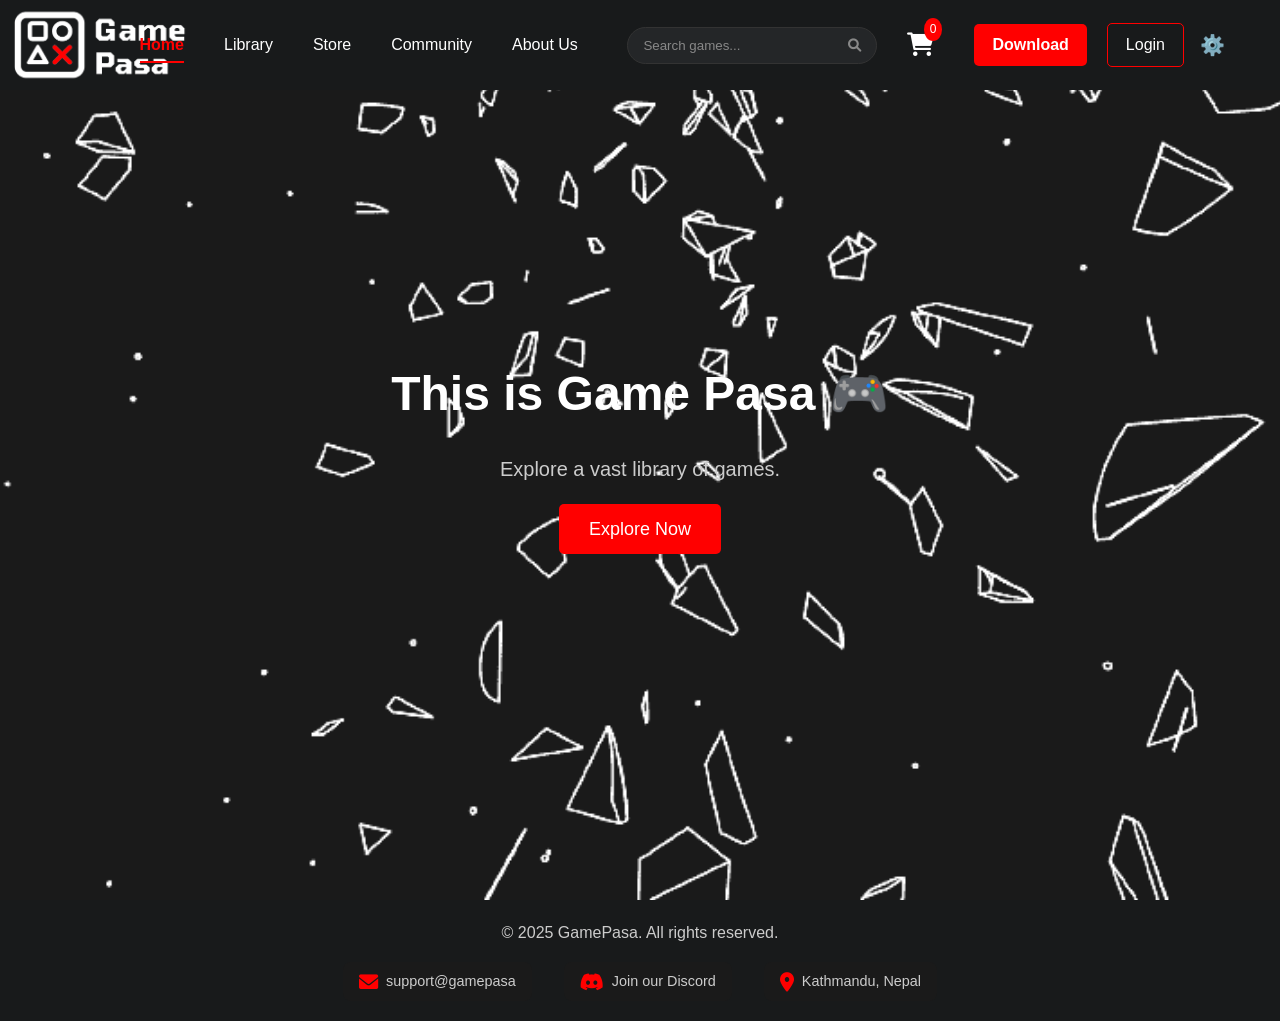
<file: index.html>
<!DOCTYPE html>
<html lang="en">
<head>
    <meta charset="UTF-8">
    <meta name="viewport" content="width=device-width, initial-scale=1.0">
    <title> Game Pasa </title>
    <link rel="stylesheet" href="styles.css">
    <link rel="icon" type="png" href="logo.png">
    <link rel="stylesheet" href="https://cdnjs.cloudflare.com/ajax/libs/font-awesome/6.0.0/css/all.min.css">
</head> 
<body>
    <header>
        <div class="navbar">
            <div class="logo">
                <a href="index.html">
                    <img src="logo12.png" alt="GamePasa Logo" id="logo-img">
                    <img src="logo12light.png" alt="GamePasa Logo Light" id="logo-img-light">
                </a>
            </div>
            <nav>
                <ul>
                    <li><a href="index.html" class="active">Home</a></li>
                    <li><a href="library.html">Library</a></li>
                    <li><a href="store.html">Store</a></li>
                    <li><a href="community.html">Community</a></li>
                    <li><a href="aboutus.html">About Us</a></li>
                </ul>
            </nav>
            <div class="user-actions">
                <div class="search-bar">
                    <input type="text" placeholder="Search games...">
                    <button type="submit"><i class="fas fa-search"></i></button>
                </div>
                <a href="cart.html" class="cart-icon">
                    <i class="fas fa-shopping-cart"></i>
                    <span class="cart-count">0</span>
                </a>
                <a href="GamePasa.exe" download class="download-btn">Download</a>
                <div class="login-container">
                <a href="login.html" class="login-btn">Login</a>
                    <button class="settings-btn">⚙️</button>
                    <div class="gear-dropdown">
                        <div class="theme-toggle-container">
                            <span class="mode-emoji sun">☀️</span>
                            <label class="switch">
                                <input type="checkbox" class="theme-toggle">
                                <span class="slider"></span>
                            </label>
                            <span class="mode-emoji moon">🌑</span>
                        </div>
                    </div>
                </div>
            </div>
        </div>
    </header>

    <section class="hero">
        <div class="hero-content">
            <h1>This is Game Pasa 🎮</h1>
            <p>Explore a vast library of games.</p>
            <a href="store.html" class="explore-btn">Explore Now</a>
        </div>
    </section> 

    <footer>
        <p>© 2025 GamePasa. All rights reserved.</p>
        <div class="contact-info">
            <div class="contact-box">
                <i class="fas fa-envelope"></i>
                <p>support@gamepasa</p>
            </div>
            <div class="contact-box">
                <i class="fab fa-discord"></i>
                <p><a href="https://discord.gg/qSzwkvAENH" target="_blank">Join our Discord</a></p>
            </div>
            <div class="contact-box">
                <i class="fas fa-map-marker-alt"></i>
                <p><a href="https://maps.app.goo.gl/u36pmeffLn7Fu8fT8" target="_blank">Kathmandu, Nepal</a></p>
            </div>
        </div>
    </footer>
    <script src="script.js"></script>
</body>
</html>
</file>
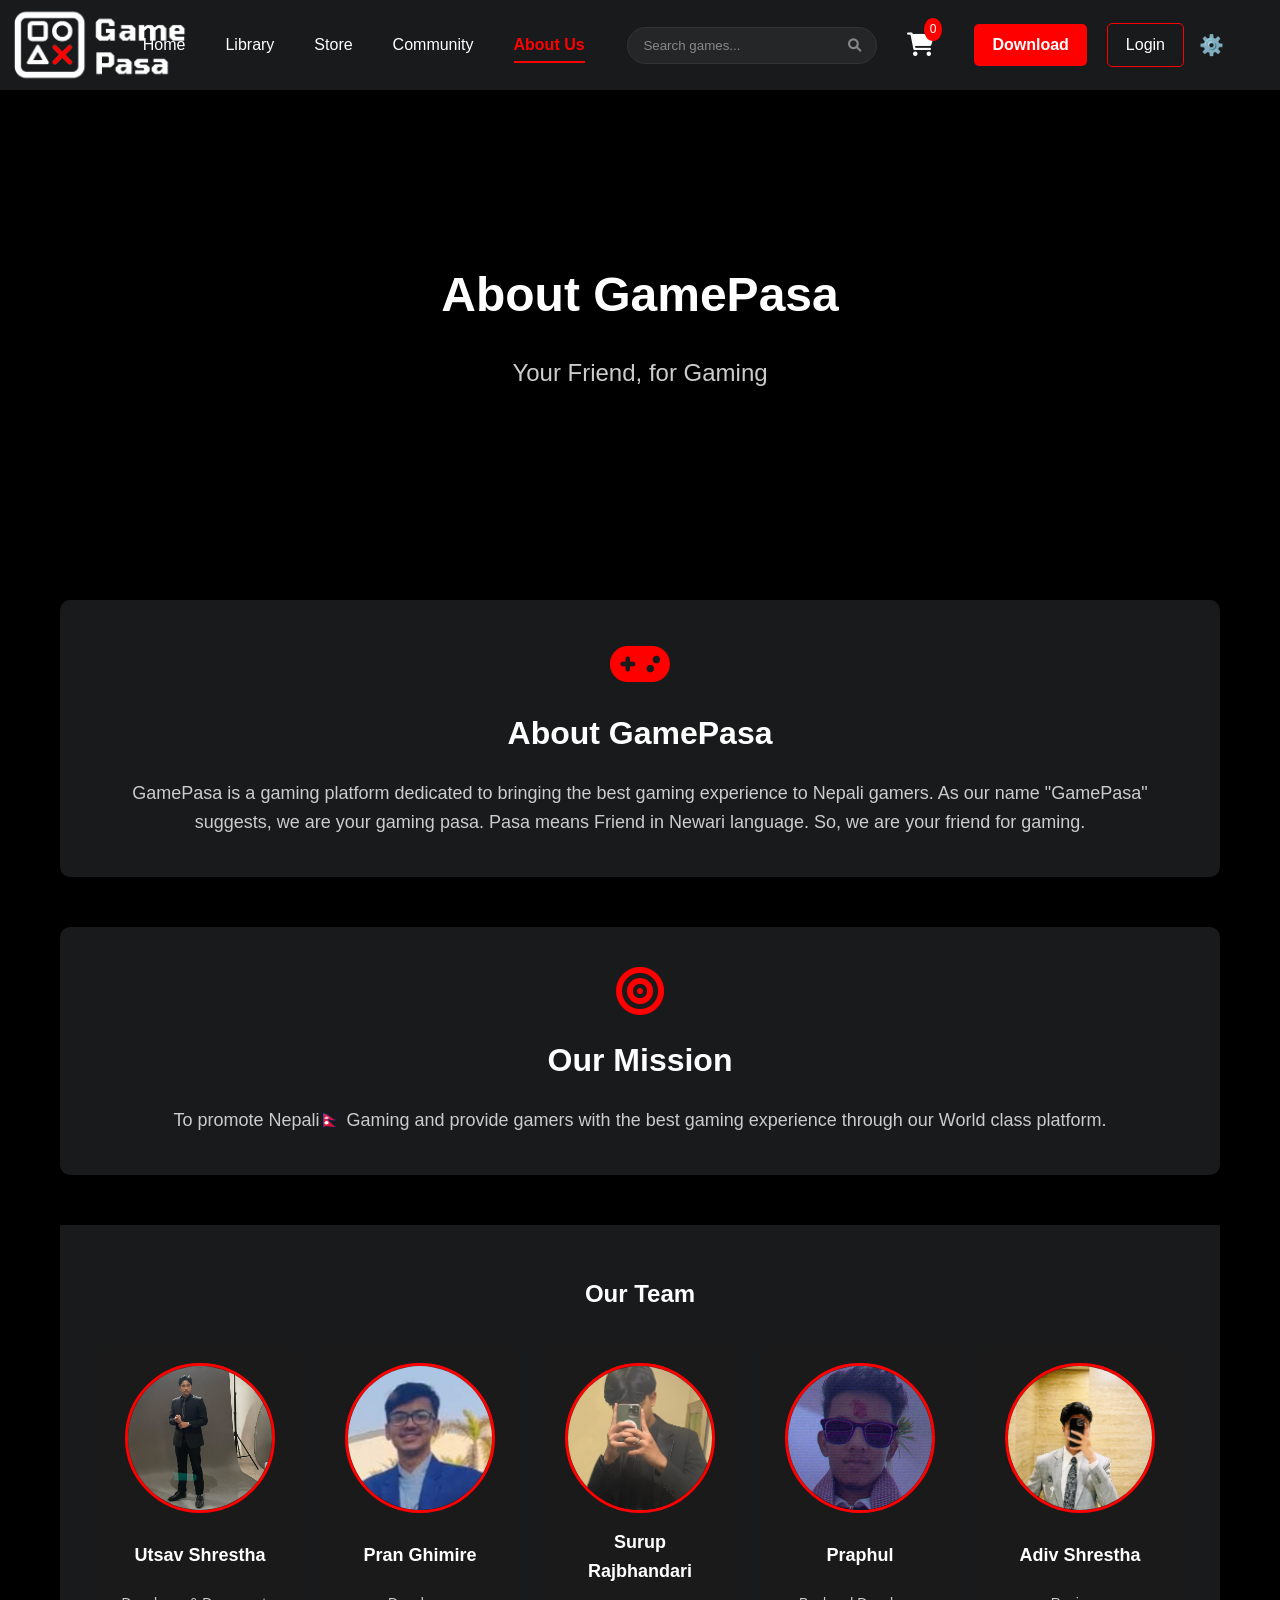
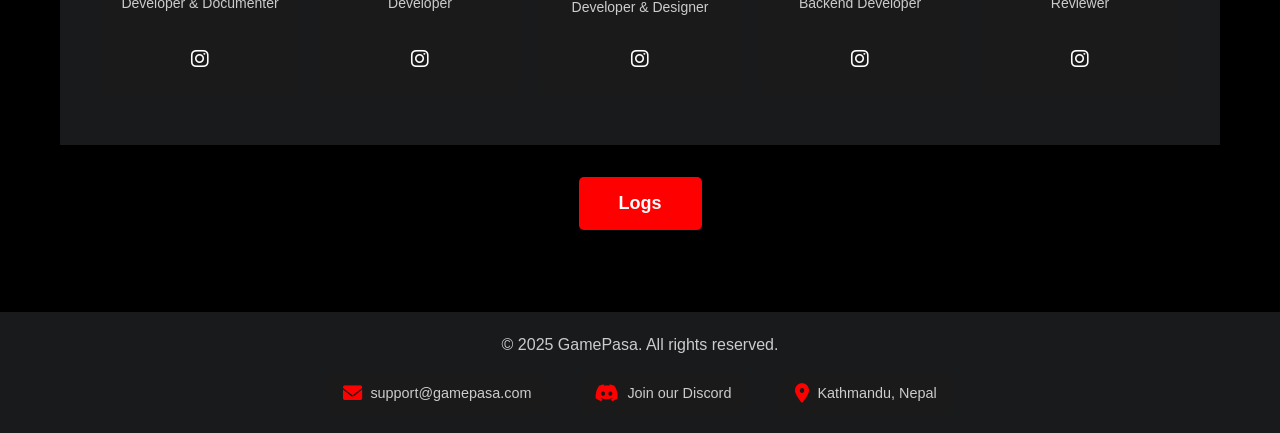
<file: aboutus.html>
<!DOCTYPE html>
<html lang="en">
<head>
    <meta charset="UTF-8">
    <meta name="viewport" content="width=device-width, initial-scale=1.0">
    <title>About Us - GamePasa</title>
    <link rel="stylesheet" href="aboutus.css">
    <link rel="icon" type="png" href="logo.png">
    <link rel="stylesheet" href="https://cdnjs.cloudflare.com/ajax/libs/font-awesome/6.0.0/css/all.min.css">
</head>
<body>
    <header>
        <div class="navbar">
            <div class="logo">
                <a href="index.html">
                    <img src="logo12.png" alt="GamePasa" id="logo-img">
                    <img src="logo12light.png" alt="GamePasa Light" id="logo-img-light">
                </a>
            </div>
            <nav>
                <ul>
                    <li><a href="index.html">Home</a></li>
                    <li><a href="library.html">Library</a></li>
                    <li><a href="store.html">Store</a></li>
                    <li><a href="community.html">Community</a></li>
                    <li><a href="aboutus.html" class="active">About Us</a></li>
                </ul>
            </nav>
            <div class="user-actions">
                <div class="search-bar">
                    <input type="text" placeholder="Search games...">
                    <button type="submit"><i class="fas fa-search"></i></button>
                </div>
                <a href="cart.html" class="cart-icon">
                    <i class="fas fa-shopping-cart"></i>
                    <span class="cart-count">0</span>
                </a>
                <a href="GamePasa.exe" download class="download-btn">Download</a>
                <div class="login-container">
                    <a href="login.html" class="login-btn">Login</a>
                    <button class="settings-btn">⚙️</button>
                    <div class="gear-dropdown">
                        <div class="theme-toggle-container">
                            <span class="mode-emoji sun">☀️</span>
                            <label class="switch">
                                <input type="checkbox" class="theme-toggle">
                                <span class="slider"></span>
                            </label>
                            <span class="mode-emoji moon">🌑</span>
                        </div>
                    </div>
                </div>
            </div>
        </div>
    </header>

    <section class="about-hero">
        <div class="hero-content">
            <h1>About GamePasa</h1>
            <p>Your Friend, for Gaming</p>
        </div>
    </section>

    <section class="about-content">
        <div class="about-box">
            <i class="fas fa-gamepad"></i>
            <h2>About GamePasa</h2>
            <p>GamePasa is a gaming platform dedicated to bringing the best gaming experience to Nepali gamers. As our name "GamePasa" suggests, we are your gaming pasa. Pasa means Friend in Newari language. So, we are your friend for gaming.</p>
        </div>

        <div class="mission-box">
            <i class="fas fa-bullseye"></i>
            <h2>Our Mission</h2>
            <p>To promote Nepali🇳🇵 Gaming and provide gamers with the best gaming experience through our World class platform.</p>
        </div>

        <section class="team-section">
            <h2>Our Team</h2>
            <div class="team-members">
                <div class="team-member">
                    <img src="DEVELOPER/utsav.jpg" alt="Utsav Shrestha">
                    <h3>Utsav Shrestha</h3>
                    <p>Developer & Documenter</p>
                    <div class="social-links">
                        <a href="https://www.instagram.com/__utsavshrestha/" target="_blank"><i class="fab fa-instagram"></i></a>
                    </div>
                </div>
                <div class="team-member">
                    <img src="DEVELOPER/pran.jpg" alt="Pran Ghimire">
                    <h3>Pran Ghimire</h3>
                    <p>Developer</p>
                    <div class="social-links">
                        <a href="https://www.instagram.com/pran__ghimire/" target="_blank"><i class="fab fa-instagram"></i></a>
                    </div>
                </div>
                <div class="team-member">
                    <img src="DEVELOPER/surup.jpg" alt="Surup Rajbhandari">
                    <h3>Surup Rajbhandari</h3>
                    <p>Developer & Designer</p>
                    <div class="social-links">
                        <a href="https://www.instagram.com/surup.dgaf/" target="_blank"><i class="fab fa-instagram"></i></a>
                    </div>
                </div>
                <div class="team-member">
                    <img src="DEVELOPER/praphul.jpg" alt="Praphul Chaudhary">
                    <h3>Praphul</h3>
                    <p>Backend Developer</p>
                    <div class="social-links">
                        <a href="https://www.instagram.com/professor_27272/" target="_blank"><i class="fab fa-instagram"></i></a>
                    </div>
                </div>
                <div class="team-member">
                    <img src="DEVELOPER/adiv.jpg" alt="Adiv Shrestha">
                    <h3>Adiv Shrestha</h3>
                    <p>Reviewer</p>
                    <div class="social-links">
                        <a href="https://www.instagram.com/adivshrestha/" target="_blank"><i class="fab fa-instagram"></i></a>
                    </div>
                </div>
            </div>
        </section>

        <div class="contact-section">
            <a href="https://docs.google.com/spreadsheets/d/1jhjczr0zQAqXaa-nNR4Gd23VmWhAlKxREr5lQ0qJ9HE/edit?usp=sharing" class="logs-btn">Logs</a>
        </div>
    </section>

    <footer>
        <p>© 2025 GamePasa. All rights reserved.</p>
        <div class="contact-info">
            <div class="contact-box">
                <i class="fas fa-envelope"></i>
                <p>support@gamepasa.com</p>
            </div>
            <div class="contact-box">
                <i class="fab fa-discord"></i>
                <p><a href="https://discord.gg/gamepasa" target="_blank">Join our Discord</a></p>
            </div>
            <div class="contact-box">
                <i class="fas fa-map-marker-alt"></i>
                <p><a href="https://maps.app.goo.gl/u36pmeffLn7Fu8fT8" target="_blank">Kathmandu, Nepal</a></p>
            </div>
        </div>
    </footer>
    <script src="script.js"></script>
</body>
</html>
</file>
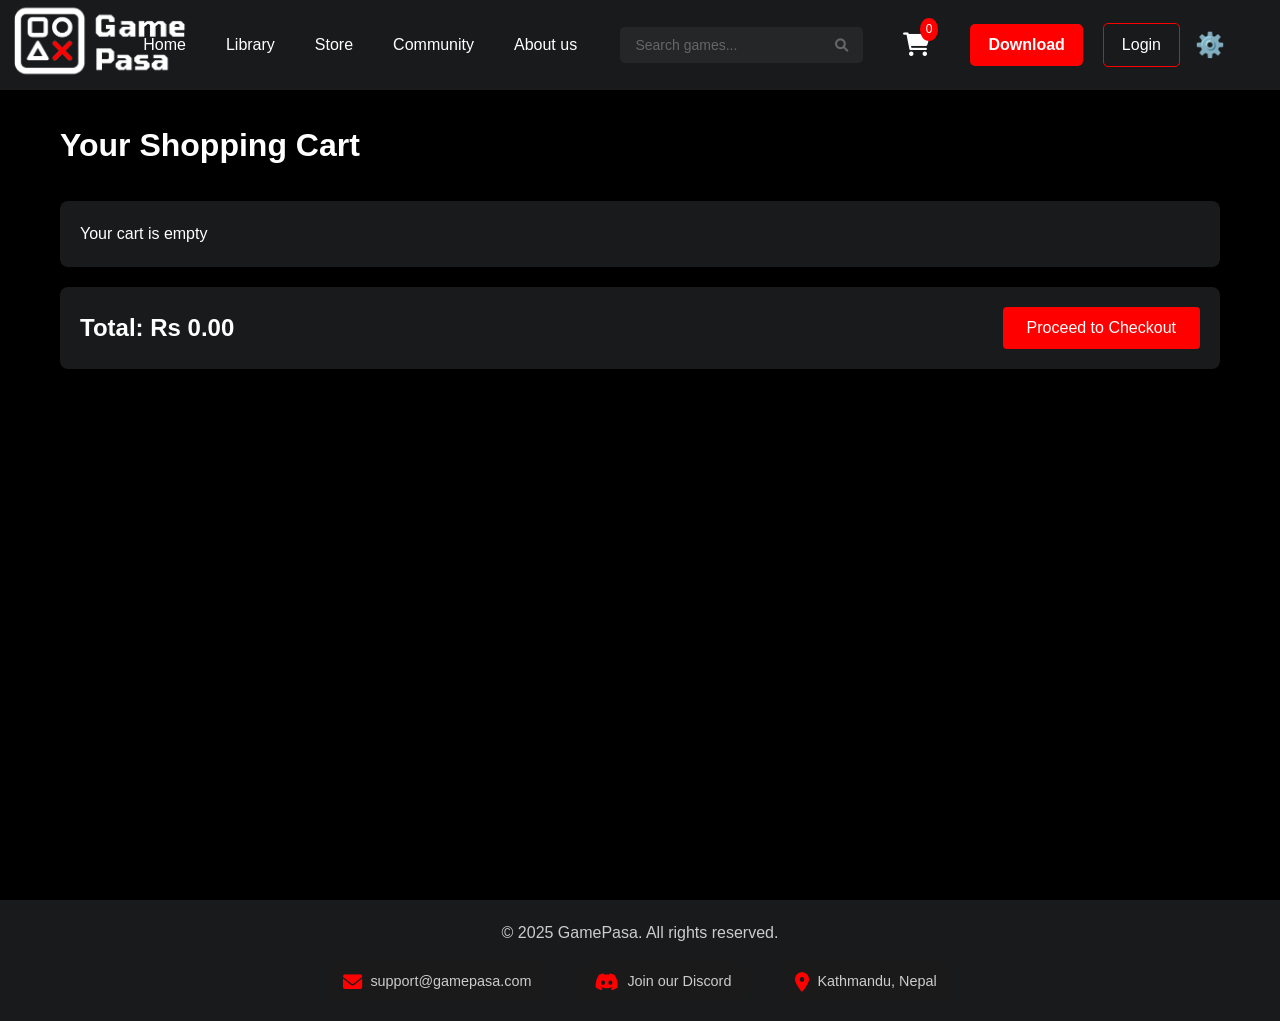
<file: cart.html>
<!DOCTYPE html>
<html lang="en">
<head>
    <meta charset="UTF-8">
    <meta name="viewport" content="width=device-width, initial-scale=1.0">
    <title>Shopping Cart - GamePasa</title>
    <link rel="stylesheet" href="cart.css">
    <link rel="icon" type="png" href="logo.png">
    <link rel="stylesheet" href="https://cdnjs.cloudflare.com/ajax/libs/font-awesome/6.0.0/css/all.min.css">
</head>
<body>
    <header>
        <div class="navbar">
            <div class="logo">
                <a href="index.html"><img src="logo12.png" alt="Game Pasa" id="logo-img"></a>
            </div>
            <nav>
                <ul>
                    <li><a href="index.html">Home</a></li>
                    <li><a href="library.html">Library</a></li>
                    <li><a href="store.html">Store</a></li>
                    <li><a href="community.html">Community</a></li>
                    <li><a href="aboutus.html">About us</a></li>
                </ul>
            </nav>
            <div class="user-actions">
                <div class="search-bar">
                    <input type="text" placeholder="Search games...">
                    <button type="submit"><i class="fas fa-search"></i></button>
                </div>
                <a href="cart.html" class="cart-icon">
                    <i class="fas fa-shopping-cart"></i>
                    <span class="cart-count">0</span>
                </a>
                <a href="GamePasa.exe" download class="download-btn">Download</a>
                <div class="login-container">
                    <a href="login.html" class="login-btn">Login</a>
                    <button class="settings-btn">⚙️</button>
                    <div class="gear-dropdown">
                        <div class="theme-toggle-container">
                            <span class="mode-emoji sun">☀️</span>
                            <label class="switch">
                                <input type="checkbox" class="theme-toggle">
                                <span class="slider"></span>
                            </label>
                            <span class="mode-emoji moon">🌑</span>
                        </div>
                    </div>
                </div>
            </div>
        </div>
    </header>

    <section class="cart-container">
        <h2>Your Shopping Cart</h2>
        <div class="cart-items">
            <!-- Cart items will be dynamically added here -->
        </div>
        <div class="cart-summary">
            <div class="total">
                <h3>Total: Rs <span id="cart-total">0.00</span></h3>
            </div>
            <button class="checkout-btn">Proceed to Checkout</button>
        </div>
    </section>

    <footer>
        <p>© 2025 GamePasa. All rights reserved.</p>
        <div class="contact-info">
            <div class="contact-box">
                <i class="fas fa-envelope"></i>
                <p>support@gamepasa.com</p>
            </div>
            <div class="contact-box">
                <i class="fab fa-discord"></i>
                <p><a href="https://discord.gg/qSzwkvAENH" target="_blank">Join our Discord</a></p>
            </div>
            <div class="contact-box">
                <i class="fas fa-map-marker-alt"></i>
                <p><a href="https://maps.app.goo.gl/u36pmeffLn7Fu8fT8" target="_blank">Kathmandu, Nepal</a></p>
            </div>
        </div>
    </footer>
    <script src="script.js"></script>
    <script src="cart.js"></script>
</body>
</html>
</file>
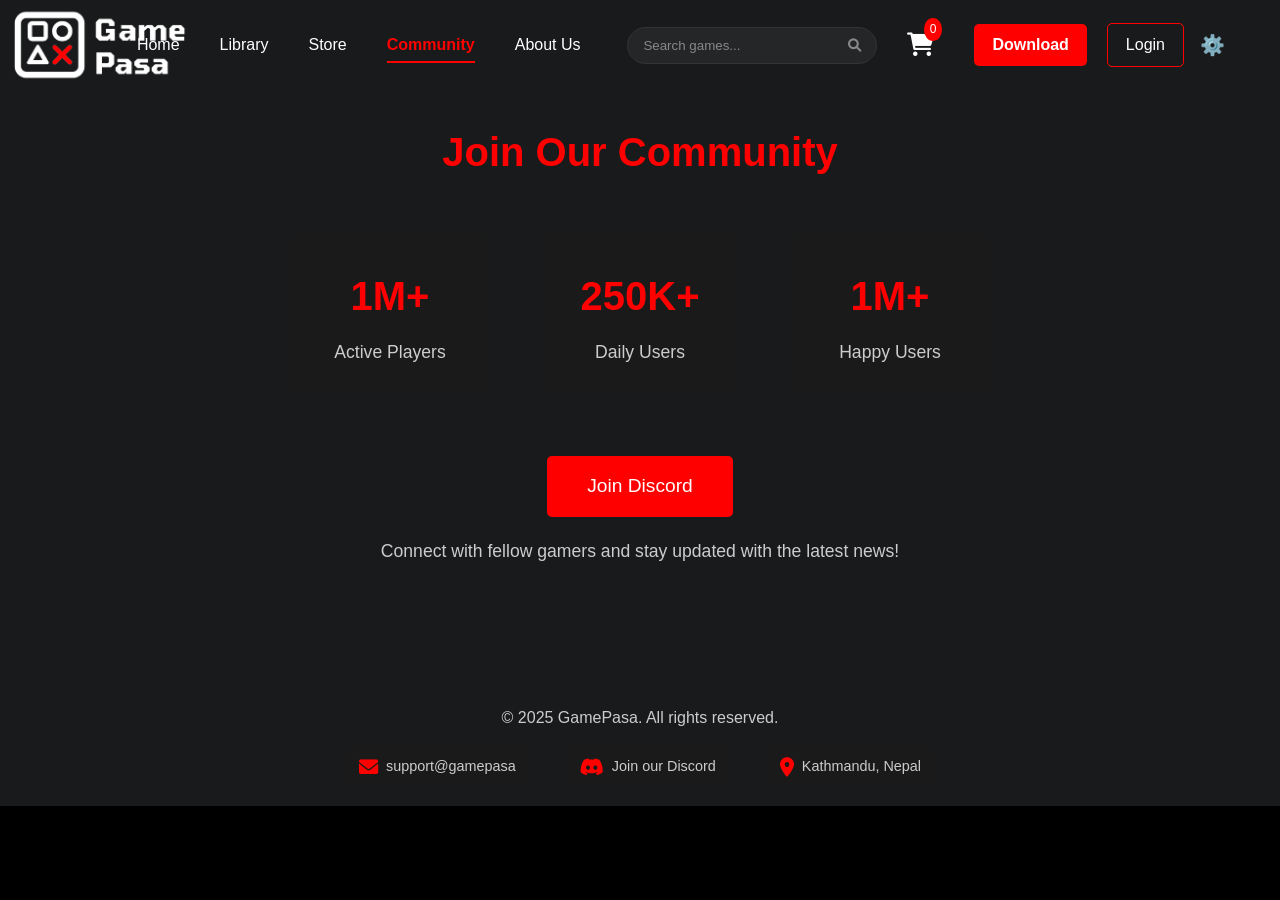
<file: community.html>
<!DOCTYPE html>
<html lang="en">
<head>
    <meta charset="UTF-8">
    <meta name="viewport" content="width=device-width, initial-scale=1.0">
    <title>Community - GamePasa</title>
    <link rel="stylesheet" href="community.css">
    <link rel="icon" type="png" href="logo.png">
    <link rel="stylesheet" href="https://cdnjs.cloudflare.com/ajax/libs/font-awesome/6.0.0/css/all.min.css">
</head>
<body>
    <header>
        <div class="navbar">
            <div class="logo">
                <a href="index.html">
                    <img src="logo12.png" alt="GamePasa" id="logo-img">
                    <img src="logo12light.png" alt="GamePasa Light" id="logo-img-light">
                </a>
            </div>
            <nav>
                <ul>
                    <li><a href="index.html">Home</a></li>
                    <li><a href="library.html">Library</a></li>
                    <li><a href="store.html">Store</a></li>
                    <li><a href="community.html" class="active">Community</a></li>
                    <li><a href="aboutus.html">About Us</a></li>
                </ul>
            </nav>
            <div class="user-actions">
                <div class="search-bar">
                    <input type="text" placeholder="Search games...">
                    <button type="submit"><i class="fas fa-search"></i></button>
                </div>
                <a href="cart.html" class="cart-icon">
                    <i class="fas fa-shopping-cart"></i>
                    <span class="cart-count">0</span>
                </a>
                <a href="GamePasa.exe" download class="download-btn">Download</a>
                <div class="login-container">
                <a href="login.html" class="login-btn">Login</a>
                    <button class="settings-btn">⚙️</button>
                    <div class="gear-dropdown">
                        <div class="theme-toggle-container">
                            <span class="mode-emoji sun">☀️</span>
                            <label class="switch">
                                <input type="checkbox" class="theme-toggle">
                                <span class="slider"></span>
                            </label>
                            <span class="mode-emoji moon">🌑</span>
                        </div>
                    </div>
                </div>
            </div>
        </div>
    </header>

    <section class="community-section">
        <h2>Join Our Community</h2>
        <div class="community-content">
            <div class="community-stats">
                <div class="stat-item">
                    <h3>1M+</h3>
                    <p>Active Players</p>
                </div>
                <div class="stat-item">
                    <h3>250K+</h3>
                    <p>Daily Users</p>
                </div>
                <div class="stat-item">
                    <h3>1M+</h3>
                    <p>Happy Users</p>
                </div>
            </div>

            <div class="community-cta">
                <a href="https://discord.gg/qSzwkvAENH" class="cta-button" target="_blank">Join Discord</a>
                <p>Connect with fellow gamers and stay updated with the latest news!</p>
            </div>
        </div>
    </section>

    <footer>
        <p>© 2025 GamePasa. All rights reserved.</p>
        <div class="contact-info">
            <div class="contact-box">
                <i class="fas fa-envelope"></i>
                <p>support@gamepasa</p>
            </div>
            <div class="contact-box">
                <i class="fab fa-discord"></i>
                <p><a href="https://discord.gg/qSzwkvAENH" target="_blank">Join our Discord</a></p>
            </div>
            <div class="contact-box">
                <i class="fas fa-map-marker-alt"></i>
                <p><a href="https://maps.app.goo.gl/u36pmeffLn7Fu8fT8" target="_blank">Kathmandu, Nepal</a></p>
            </div>
        </div>
    </footer>
    <script src="script.js"></script>
</body>
</html>
</file>
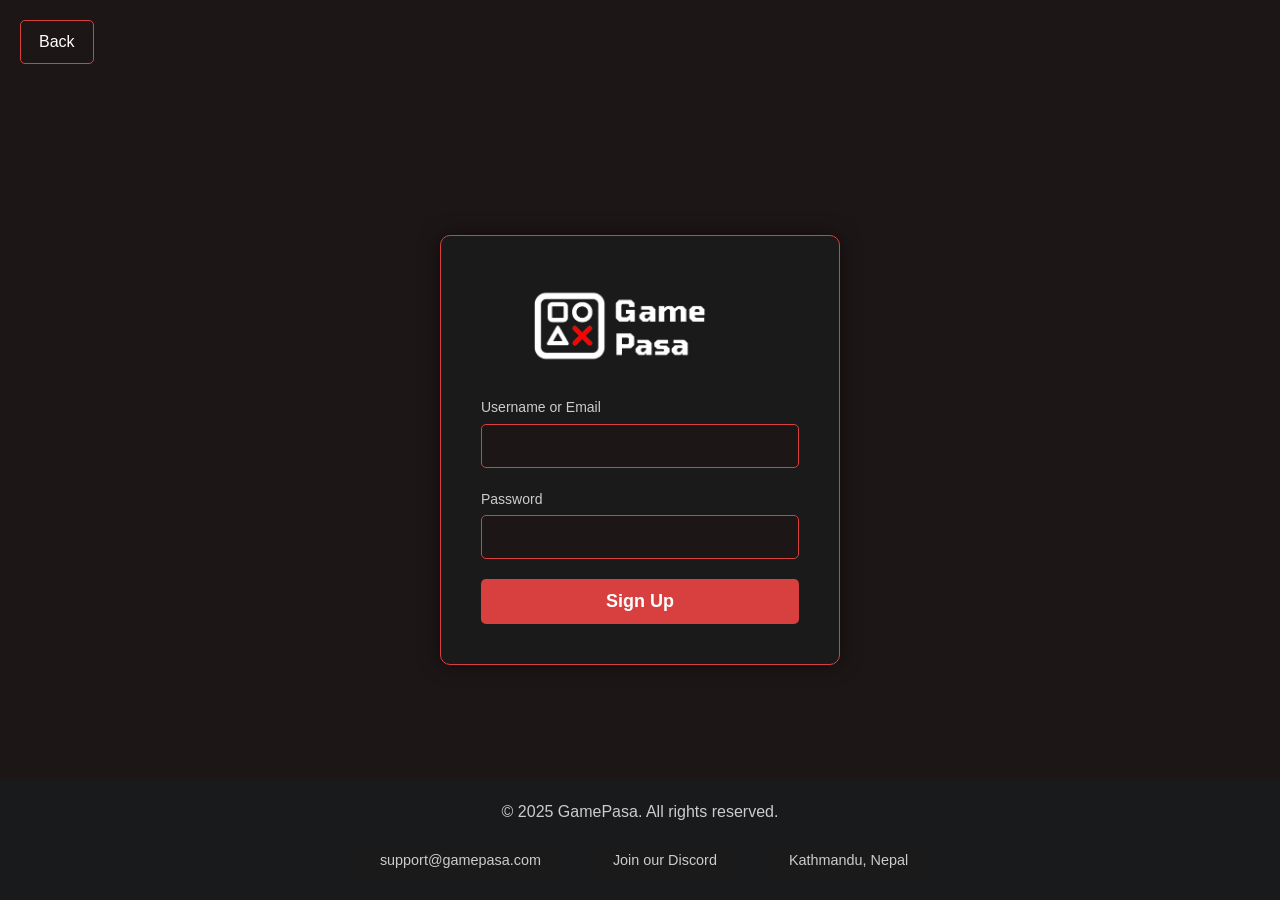
<file: login.html>
<!DOCTYPE html>
<html lang="en">
<head>
    <meta charset="UTF-8">
    <meta name="viewport" content="width=device-width, initial-scale=1.0">
    <title>Game Pasa - Account</title>
    <link rel="stylesheet" href="login.css">
    <link rel="icon" type="image/png" href="logo.png">
</head>
<body>
    <div class="login-container">
        <a href="index.html" class="back-btn">Back</a>
        <div class="login-box">
            <div class="logo">
                <img src="logo12.png" alt="Game Pasa Logo" class="logo-img">
            </div>
            <form id="login-form">
                <div class="input-group">
                    <label for="username">Username or Email</label>
                    <input type="text" id="username" name="username" required>
                </div>
                <div class="input-group">
                    <label for="password">Password</label>
                    <input type="password" id="password" name="password" required>
                </div>
                <button type="submit" class="login-btn">Sign Up</button>

            </form>
        </div>
    </div>
    <footer>
        <p>© 2025 GamePasa. All rights reserved.</p>
        <div class="contact-info">
            <div class="contact-box">
                <i class="fas fa-envelope"></i>
                <p>support@gamepasa.com</p>
            </div>
            <div class="contact-box">
                <i class="fab fa-discord"></i>
                <p><a href="https://discord.gg/qSzwkvAENH" target="_blank">Join our Discord</a></p>
            </div>
            <div class="contact-box">
                <i class="fas fa-map-marker-alt"></i>
                <p><a href="https://maps.app.goo.gl/u36pmeffLn7Fu8fT8" target="_blank">Kathmandu, Nepal</a></p>
            </div>
        </div>
    </footer>
    <script src="script.js"></script>
</body>
</html>
</file>
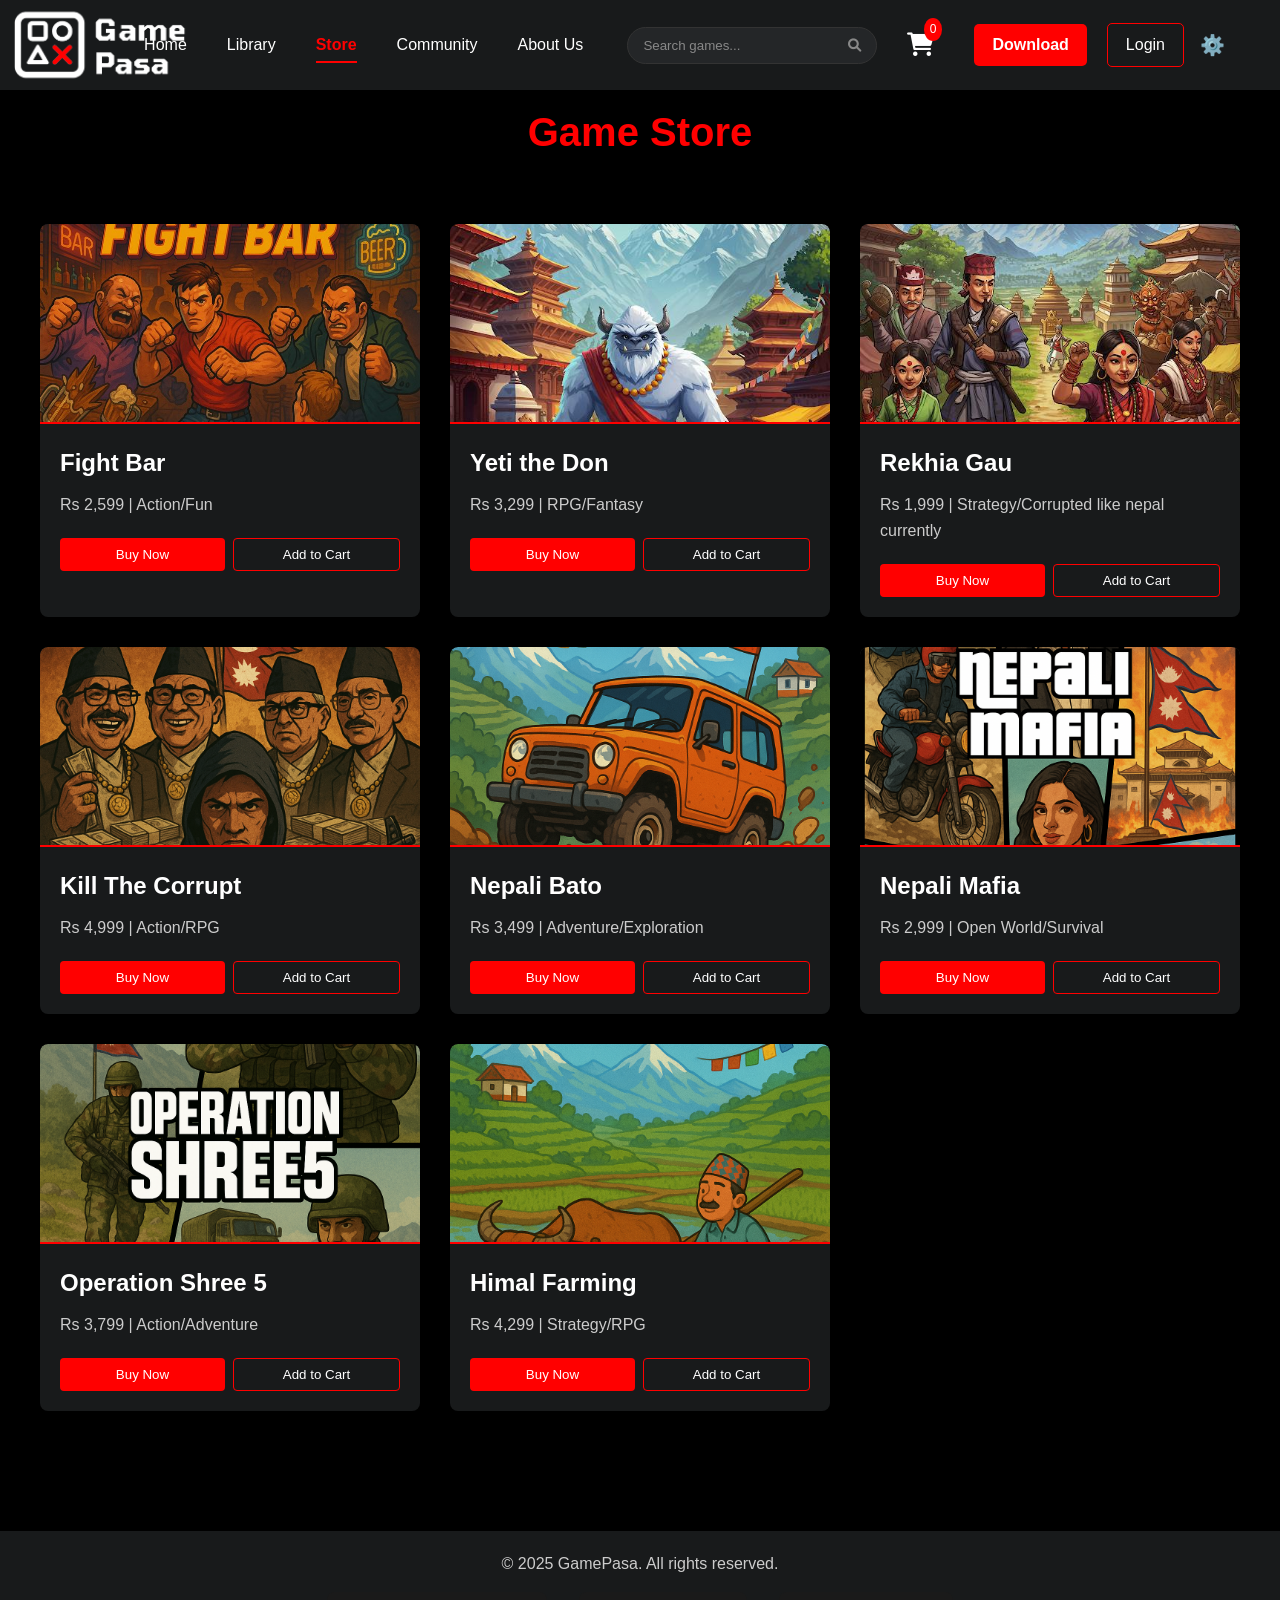
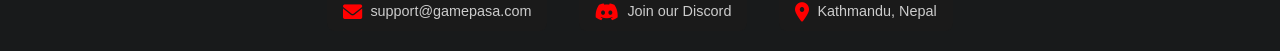
<file: store.html>
<!DOCTYPE html>
<html lang="en">
<head>
    <meta charset="UTF-8">
    <meta name="viewport" content="width=device-width, initial-scale=1.0">
    <title>Store - GamePasa</title>
    <link rel="stylesheet" href="store.css">
    <link rel="icon" type="png" href="logo.png">
    <link rel="stylesheet" href="https://cdnjs.cloudflare.com/ajax/libs/font-awesome/6.0.0/css/all.min.css">
</head>
<body>
    <header>
        <div class="navbar">
            <div class="logo">
                <a href="index.html">
                    <img src="logo12.png" alt="GamePasa" id="logo-img">
                    <img src="logo12light.png" alt="GamePasa Light" id="logo-img-light">
                </a>
            </div>
            <nav>
                <ul>
                    <li><a href="index.html">Home</a></li>
                    <li><a href="library.html">Library</a></li>
                    <li><a href="store.html" class="active">Store</a></li>
                    <li><a href="community.html">Community</a></li>
                    <li><a href="aboutus.html">About Us</a></li>
                </ul>
            </nav>
            <div class="user-actions">
                <div class="search-bar">
                    <input type="text" placeholder="Search games...">
                    <button type="submit"><i class="fas fa-search"></i></button>
                </div>
                <a href="cart.html" class="cart-icon">
                    <i class="fas fa-shopping-cart"></i>
                    <span class="cart-count">0</span>
                </a>
                <a href="GamePasa.exe" download class="download-btn">Download</a>
                <div class="login-container">
                    <a href="login.html" class="login-btn">Login</a>
                    <button class="settings-btn">⚙️</button>
                    <div class="gear-dropdown">
                        <div class="theme-toggle-container">
                            <span class="mode-emoji sun">☀️</span>
                            <label class="switch">
                                <input type="checkbox" class="theme-toggle">
                                <span class="slider"></span>
                            </label>
                            <span class="mode-emoji moon">🌑</span>
                        </div>
                    </div>
                </div>
            </div>
        </div>
    </header>

    <section class="store">
        <h2>Game Store</h2>
        <div class="store-grid">
            <div class="game-card">
                <div class="img-container">
                <img src="game/fight.jpg" alt="Game 1">
                </div>
                <h3>Fight Bar</h3>
                <p>Rs 2,599 | Action/Fun</p>
                <div class="game-actions">
                    <button class="buy-btn">Buy Now</button>
                    <button class="add-to-cart-btn">Add to Cart</button>
                </div>
            </div>
            <div class="game-card">
                <div class="img-container">
                <img src="game/yeti.jpg" alt="Game 2">
                </div>
                <h3>Yeti the Don</h3>
                <p>Rs 3,299 | RPG/Fantasy</p>
                <div class="game-actions">
                    <button class="buy-btn">Buy Now</button>
                    <button class="add-to-cart-btn">Add to Cart</button>
                </div>
            </div>
            <div class="game-card">
                <div class="img-container">
                <img src="game/rekha.jpg" alt="Game 3">
                </div>
                <h3>Rekhia Gau</h3>
                <p>Rs 1,999 | Strategy/Corrupted like nepal currently</p>
                <div class="game-actions">
                    <button class="buy-btn">Buy Now</button>
                    <button class="add-to-cart-btn">Add to Cart</button>
                </div>
            </div>
            <div class="game-card">
                <div class="img-container">
                    <img src="game/KTC.png" alt="Kill The Corrupt">
                </div>
                <h3>Kill The Corrupt</h3>
                <p>Rs 4,999 | Action/RPG</p>
                <div class="game-actions">
                    <button class="buy-btn">Buy Now</button>
                    <button class="add-to-cart-btn">Add to Cart</button>
                </div>
            </div>
            <div class="game-card">
                <div class="img-container">
                    <img src="game/Nepalibato.png" alt="Nepali Bato">
                </div>
                <h3>Nepali Bato</h3>
                <p>Rs 3,499 | Adventure/Exploration</p>
                <div class="game-actions">
                    <button class="buy-btn">Buy Now</button>
                    <button class="add-to-cart-btn">Add to Cart</button>
                </div>
            </div>
            <div class="game-card">
                <div class="img-container">
                    <img src="game/nepalimafia.png" alt="Nepali Mafia">
                </div>
                <h3>Nepali Mafia</h3>
                <p>Rs 2,999 | Open World/Survival</p>
                <div class="game-actions">
                    <button class="buy-btn">Buy Now</button>
                    <button class="add-to-cart-btn">Add to Cart</button>
                </div>
            </div>
            <div class="game-card">
                <div class="img-container">
                    <img src="game/shree5.png" alt="Operation Shree 5">
                </div>
                <h3>Operation Shree 5</h3>
                <p>Rs 3,799 | Action/Adventure</p>
                <div class="game-actions">
                    <button class="buy-btn">Buy Now</button>
                    <button class="add-to-cart-btn">Add to Cart</button>
                </div>
            </div>
            <div class="game-card">
                <div class="img-container">
                    <img src="game/himalfarming.png" alt="Himal Farming">
                </div>
                <h3>Himal Farming</h3>
                <p>Rs 4,299 | Strategy/RPG</p>
                <div class="game-actions">
                    <button class="buy-btn">Buy Now</button>
                    <button class="add-to-cart-btn">Add to Cart</button>
                </div>
            </div>
        </div>
    </section>

    <footer>
        <p>© 2025 GamePasa. All rights reserved.</p>
        <div class="contact-info">
            <div class="contact-box">
                <i class="fas fa-envelope"></i>
                <p>support@gamepasa.com</p>
            </div>
            <div class="contact-box">
                <i class="fab fa-discord"></i>
                <p><a href="https://discord.gg/qSzwkvAENH" target="_blank">Join our Discord</a></p>
            </div>
            <div class="contact-box">
                <i class="fas fa-map-marker-alt"></i>
                <p><a href="https://maps.app.goo.gl/u36pmeffLn7Fu8fT8" target="_blank">Kathmandu, Nepal</a></p>
            </div>
        </div>
    </footer>
    <script src="script.js"></script>
    <script src="store.js"></script>
</body>
</html>
</file>
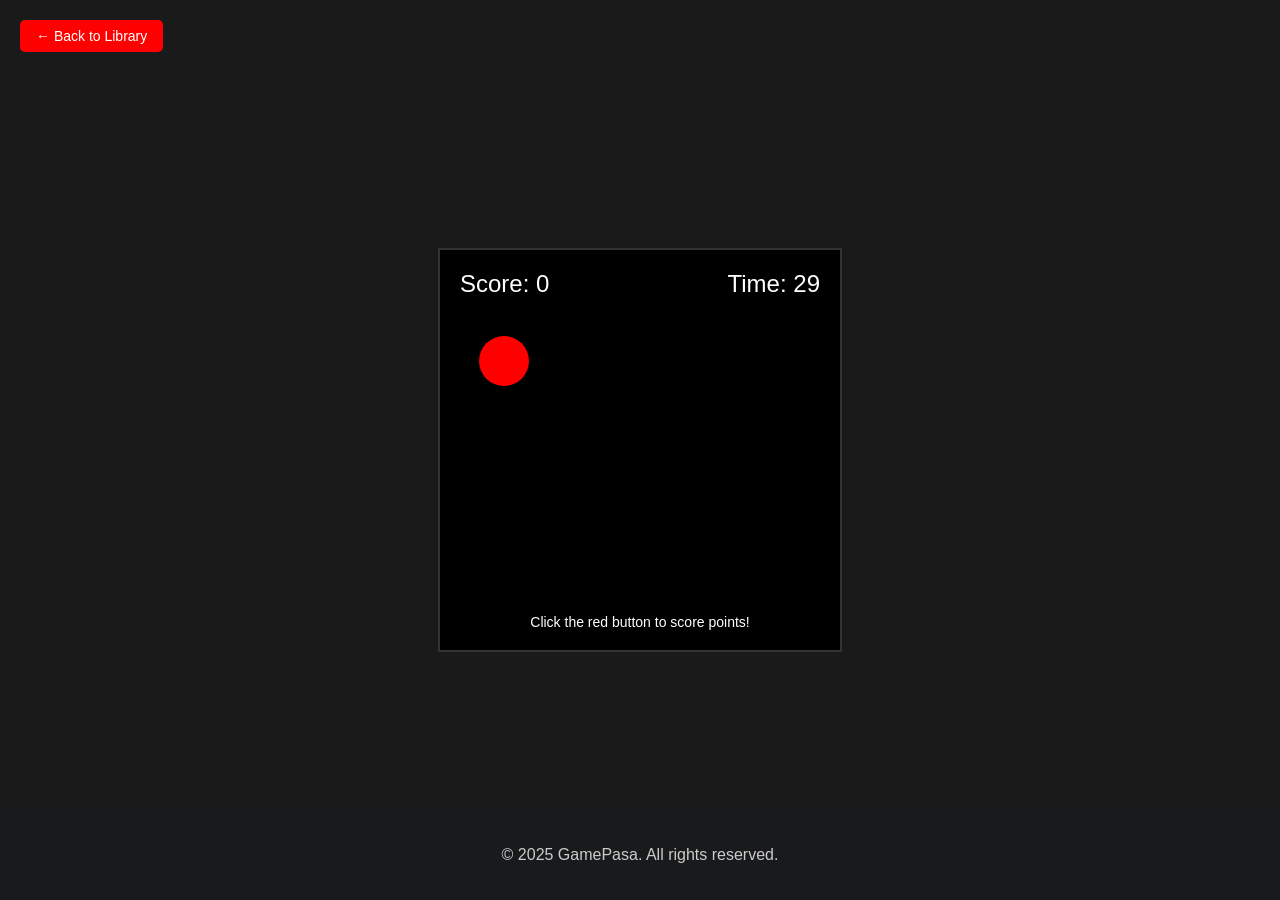
<file: games/click.html>
<!DOCTYPE html>
<html lang="en">
<head>
    <meta charset="UTF-8">
    <meta name="viewport" content="width=device-width, initial-scale=1.0">
    <title>Click Game</title>
    <link rel="stylesheet" href="games.css">
    <style>
        .game-container {
            width: 400px;
            height: 400px;
            position: relative;
            background-color: #000;
            overflow: hidden;
            margin: 20px auto;
        }

        .back-button {
            position: absolute;
            top: 20px;
            left: 20px;
            padding: 8px 16px;
            background-color: #ff0000;
            color: #fff;
            border: none;
            border-radius: 5px;
            cursor: pointer;
            z-index: 1000;
            text-decoration: none;
            font-size: 14px;
        }

        .back-button:hover {
            background-color: #cc0000;
        }

        #game-board {
            width: 100%;
            height: 100%;
            position: relative;
        }

        .click-button {
            width: 50px;
            height: 50px;
            background-color: #ff0000;
            border-radius: 50%;
            position: absolute;
            cursor: pointer;
            transition: transform 0.1s;
        }

        .click-button:hover {
            transform: scale(1.1);
        }

        .score {
            position: absolute;
            top: 20px;
            left: 20px;
            color: #fff;
            font-size: 24px;
        }

        .timer {
            position: absolute;
            top: 20px;
            right: 20px;
            color: #fff;
            font-size: 24px;
        }

        .game-over {
            position: absolute;
            top: 50%;
            left: 50%;
            transform: translate(-50%, -50%);
            color: #ff0000;
            font-size: 24px;
            display: none;
        }

        .restart-btn {
            position: absolute;
            top: 60%;
            left: 50%;
            transform: translate(-50%, -50%);
            padding: 10px 20px;
            background-color: #ff0000;
            color: #fff;
            border: none;
            border-radius: 5px;
            cursor: pointer;
            display: none;
        }

        .restart-btn:hover {
            background-color: #cc0000;
        }

        .controls {
            position: absolute;
            bottom: 20px;
            left: 0;
            width: 100%;
            text-align: center;
            color: #fff;
            font-size: 14px;
        }

        footer {
            text-align: center;
            padding: 20px;
            background-color: #181a1b;
            color: #ccc;
            position: fixed;
            bottom: 0;
            width: 100%;
        }
    </style>
</head>
<body>
    <a href="../Library.html" class="back-button">← Back to Library</a>
    <div class="game-container">
        <div class="score">Score: 0</div>
        <div class="timer">Time: 30</div>
        <div id="game-board">
            <div class="click-button"></div>
        </div>
        <div class="game-over">Game Over!</div>
        <button class="restart-btn">Play Again</button>
        <div class="controls">
            Click the red button to score points!
        </div>
    </div>
    <footer>
        <p>© 2025 GamePasa. All rights reserved.</p>
    </footer>

    <script>
        const gameBoard = document.getElementById('game-board');
        const clickButton = document.querySelector('.click-button');
        const scoreDisplay = document.querySelector('.score');
        const timerDisplay = document.querySelector('.timer');
        const gameOverDisplay = document.querySelector('.game-over');
        const restartBtn = document.querySelector('.restart-btn');

        let score = 0;
        let timeLeft = 30;
        let gameLoop;
        let timerLoop;
        let gameRunning = true;

        function moveButton() {
            const maxX = gameBoard.clientWidth - clickButton.clientWidth;
            const maxY = gameBoard.clientHeight - clickButton.clientHeight;
            
            const randomX = Math.floor(Math.random() * maxX);
            const randomY = Math.floor(Math.random() * maxY);
            
            clickButton.style.left = randomX + 'px';
            clickButton.style.top = randomY + 'px';
        }

        function updateTimer() {
            timeLeft--;
            timerDisplay.textContent = `Time: ${timeLeft}`;
            
            if (timeLeft <= 0) {
                gameOver();
            }
        }

        function gameOver() {
            clearInterval(gameLoop);
            clearInterval(timerLoop);
            gameRunning = false;
            gameOverDisplay.style.display = 'block';
            restartBtn.style.display = 'block';
        }

        function startGame() {
            score = 0;
            timeLeft = 30;
            scoreDisplay.textContent = 'Score: 0';
            timerDisplay.textContent = 'Time: 30';
            gameOverDisplay.style.display = 'none';
            restartBtn.style.display = 'none';
            gameRunning = true;
            
            moveButton();
            gameLoop = setInterval(moveButton, 1000);
            timerLoop = setInterval(updateTimer, 1000);
        }

        clickButton.addEventListener('click', () => {
            if (gameRunning) {
                score++;
                scoreDisplay.textContent = `Score: ${score}`;
                moveButton();
            }
        });

        restartBtn.addEventListener('click', startGame);

        startGame();
    </script>
</body>
</html>
</file>
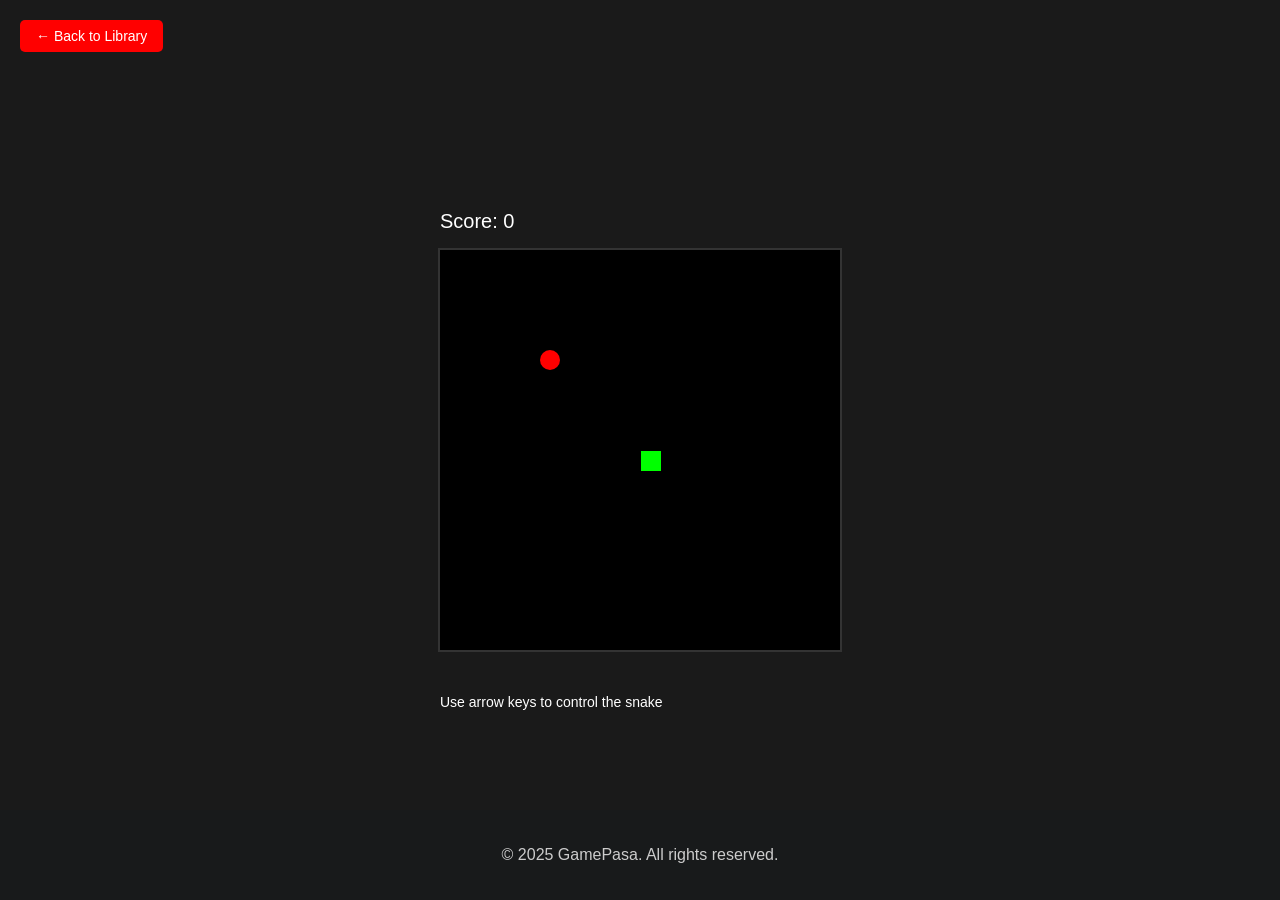
<file: games/snake.html>
<!DOCTYPE html>
<html lang="en">
<head>
    <meta charset="UTF-8">
    <meta name="viewport" content="width=device-width, initial-scale=1.0">
    <title>Snake Game</title>
    <link rel="stylesheet" href="games.css">
    <style>
        .game-container {
            width: 400px;
            height: 400px;
            position: relative;
            margin: 20px auto;
        }

        .back-button {
            position: absolute;
            top: 20px;
            left: 20px;
            padding: 8px 16px;
            background-color: #ff0000;
            color: #fff;
            border: none;
            border-radius: 5px;
            cursor: pointer;
            z-index: 1000;
            text-decoration: none;
            font-size: 14px;
        }

        .back-button:hover {
            background-color: #cc0000;
        }

        #game-board {
            width: 100%;
            height: 100%;
            background-color: #000;
            position: relative;
            overflow: hidden;
        }

        .snake-segment {
            position: absolute;
            width: 20px;
            height: 20px;
            background-color: #00ff00;
            border: 1px solid #000;
        }

        .food {
            position: absolute;
            width: 20px;
            height: 20px;
            background-color: #ff0000;
            border-radius: 50%;
        }

        .score {
            position: absolute;
            top: -40px;
            left: 0;
            color: #fff;
            font-size: 20px;
        }

        .controls {
            position: absolute;
            bottom: -60px;
            left: 0;
            color: #fff;
            font-size: 14px;
        }

        .game-over {
            position: absolute;
            top: 50%;
            left: 50%;
            transform: translate(-50%, -50%);
            color: #ff0000;
            font-size: 24px;
            display: none;
        }

        .restart-btn {
            position: absolute;
            top: 60%;
            left: 50%;
            transform: translate(-50%, -50%);
            padding: 10px 20px;
            background-color: #ff0000;
            color: #fff;
            border: none;
            border-radius: 5px;
            cursor: pointer;
            display: none;
        }

        .restart-btn:hover {
            background-color: #cc0000;
        }

        footer {
            text-align: center;
            padding: 20px;
            background-color: #181a1b;
            color: #ccc;
            position: fixed;
            bottom: 0;
            width: 100%;
        }
    </style>
</head>
<body>
    <a href="../Library.html" class="back-button">← Back to Library</a>
    <div class="game-container">
        <div class="score">Score: 0</div>
        <div id="game-board"></div>
        <div class="game-over">Game Over!</div>
        <button class="restart-btn">Restart</button>
        <div class="controls">
            Use arrow keys to control the snake
        </div>
    </div>
    <footer>
        <p>© 2025 GamePasa. All rights reserved.</p>
    </footer>

    <script>
        const gameBoard = document.getElementById('game-board');
        const scoreDisplay = document.querySelector('.score');
        const gameOverDisplay = document.querySelector('.game-over');
        const restartBtn = document.querySelector('.restart-btn');

        let snake = [{x: 10, y: 10}];
        let food = {x: 5, y: 5};
        let dx = 0;
        let dy = 0;
        let score = 0;
        let gameLoop;
        let gameSpeed = 200;

        function createFood() {
            const foodElement = document.createElement('div');
            foodElement.className = 'food';
            foodElement.style.left = food.x * 20 + 'px';
            foodElement.style.top = food.y * 20 + 'px';
            gameBoard.appendChild(foodElement);
        }

        function createSnake() {
            snake.forEach((segment, index) => {
                const segmentElement = document.createElement('div');
                segmentElement.className = 'snake-segment';
                segmentElement.style.left = segment.x * 20 + 'px';
                segmentElement.style.top = segment.y * 20 + 'px';
                gameBoard.appendChild(segmentElement);
            });
        }

        function moveSnake() {
            const head = {x: snake[0].x + dx, y: snake[0].y + dy};
            snake.unshift(head);

            if (head.x === food.x && head.y === food.y) {
                score += 10;
                scoreDisplay.textContent = 'Score: ' + score;
                food = {
                    x: Math.floor(Math.random() * 20),
                    y: Math.floor(Math.random() * 20)
                };
            } else {
                snake.pop();
            }

            if (head.x < 0 || head.x >= 20 || head.y < 0 || head.y >= 20) {
                gameOver();
                return;
            }

            gameBoard.innerHTML = '';
            createFood();
            createSnake();
        }

        function gameOver() {
            clearInterval(gameLoop);
            gameOverDisplay.style.display = 'block';
            restartBtn.style.display = 'block';
        }

        function startGame() {
            snake = [{x: 10, y: 10}];
            food = {x: 5, y: 5};
            dx = 0;
            dy = 0;
            score = 0;
            scoreDisplay.textContent = 'Score: 0';
            gameOverDisplay.style.display = 'none';
            restartBtn.style.display = 'none';
            gameBoard.innerHTML = '';
            createFood();
            createSnake();
            gameLoop = setInterval(moveSnake, gameSpeed);
        }

        document.addEventListener('keydown', (e) => {
            switch(e.key) {
                case 'ArrowUp': if (dy !== 1) { dx = 0; dy = -1; } break;
                case 'ArrowDown': if (dy !== -1) { dx = 0; dy = 1; } break;
                case 'ArrowLeft': if (dx !== 1) { dx = -1; dy = 0; } break;
                case 'ArrowRight': if (dx !== -1) { dx = 1; dy = 0; } break;
            }
        });

        restartBtn.addEventListener('click', startGame);

        startGame();
    </script>
</body>
</html>
</file>
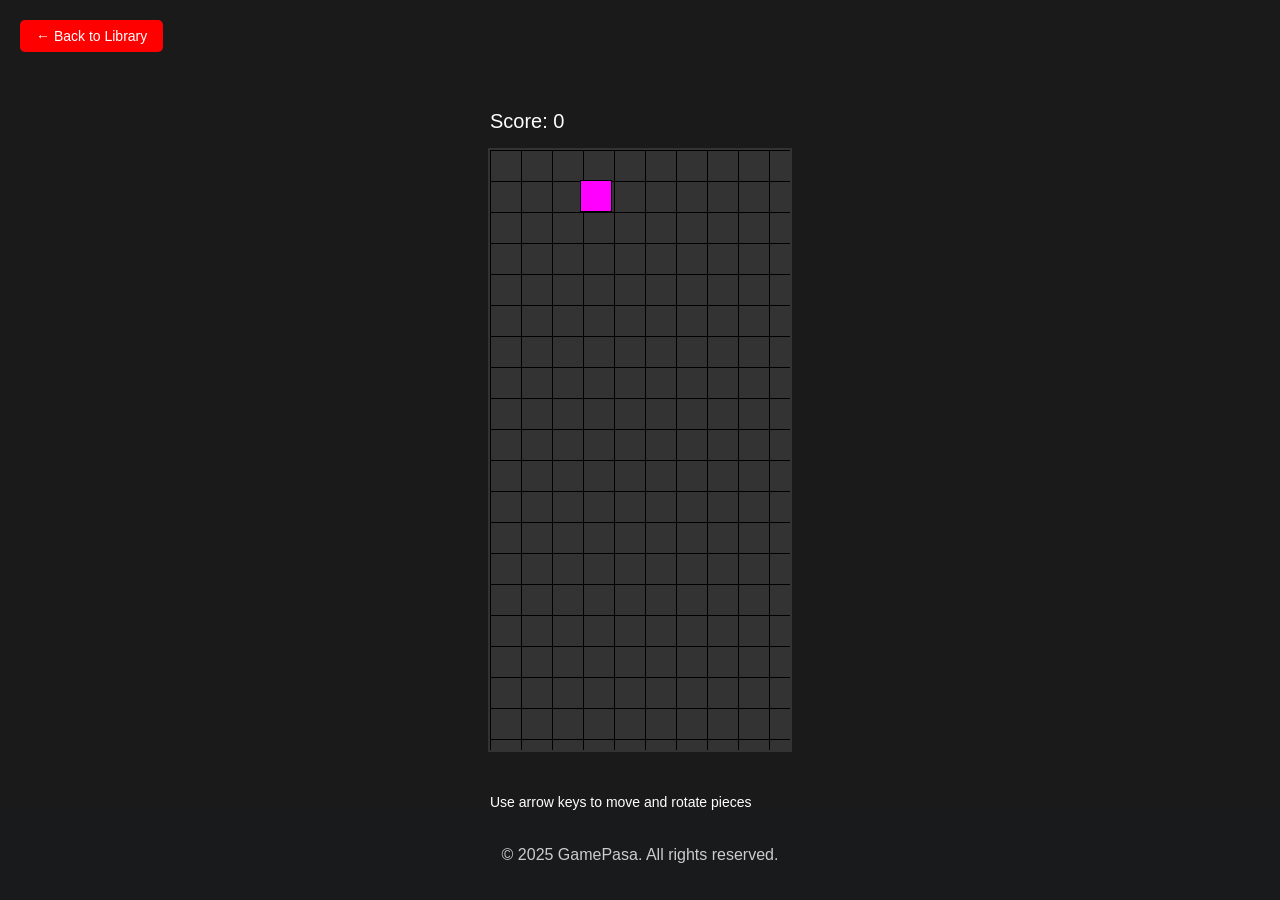
<file: games/tetris.html>
<!DOCTYPE html>
<html lang="en">
<head>
    <meta charset="UTF-8">
    <meta name="viewport" content="width=device-width, initial-scale=1.0">
    <title>Tetris</title>
    <link rel="stylesheet" href="games.css">
    <style>
        .game-container {
            width: 300px;
            height: 600px;
            position: relative;
            margin: 20px auto;
        }

        .back-button {
            position: absolute;
            top: 20px;
            left: 20px;
            padding: 8px 16px;
            background-color: #ff0000;
            color: #fff;
            border: none;
            border-radius: 5px;
            cursor: pointer;
            z-index: 1000;
            text-decoration: none;
            font-size: 14px;
        }

        .back-button:hover {
            background-color: #cc0000;
        }

        #game-board {
            width: 100%;
            height: 100%;
            background-color: #000;
            position: relative;
            overflow: hidden;
        }

        .grid {
            display: grid;
            grid-template-columns: repeat(10, 30px);
            grid-template-rows: repeat(20, 30px);
            gap: 1px;
            position: absolute;
            top: 0;
            left: 0;
            width: 100%;
            height: 100%;
        }

        .cell {
            width: 30px;
            height: 30px;
            background-color: #333;
            border: 1px solid #000;
        }

        .tetromino {
            position: absolute;
            width: 30px;
            height: 30px;
            border: 1px solid #000;
        }

        .score {
            position: absolute;
            top: -40px;
            left: 0;
            color: #fff;
            font-size: 20px;
        }

        .controls {
            position: absolute;
            bottom: -60px;
            left: 0;
            color: #fff;
            font-size: 14px;
        }

        .game-over {
            position: absolute;
            top: 50%;
            left: 50%;
            transform: translate(-50%, -50%);
            color: #ff0000;
            font-size: 24px;
            display: none;
        }

        .restart-btn {
            position: absolute;
            top: 60%;
            left: 50%;
            transform: translate(-50%, -50%);
            padding: 10px 20px;
            background-color: #ff0000;
            color: #fff;
            border: none;
            border-radius: 5px;
            cursor: pointer;
            display: none;
        }

        .restart-btn:hover {
            background-color: #cc0000;
        }

        footer {
            text-align: center;
            padding: 20px;
            background-color: #181a1b;
            color: #ccc;
            position: fixed;
            bottom: 0;
            width: 100%;
        }
    </style>
</head>
<body>
    <a href="../Library.html" class="back-button">← Back to Library</a>
    <div class="game-container">
        <div class="score">Score: 0</div>
        <div id="game-board">
            <div class="grid"></div>
        </div>
        <div class="game-over">Game Over!</div>
        <button class="restart-btn">Restart</button>
        <div class="controls">
            Use arrow keys to move and rotate pieces
        </div>
    </div>
    <footer>
        <p>© 2025 GamePasa. All rights reserved.</p>
    </footer>

    <script>
        const gameBoard = document.getElementById('game-board');
        const grid = document.querySelector('.grid');
        const scoreDisplay = document.querySelector('.score');
        const gameOverDisplay = document.querySelector('.game-over');
        const restartBtn = document.querySelector('.restart-btn');

        const COLORS = ['#ff0000', '#00ff00', '#0000ff', '#ffff00', '#ff00ff', '#00ffff', '#ff8800'];
        const SHAPES = [
            [[1, 1, 1, 1]], // I
            [[1, 1], [1, 1]], // O
            [[1, 1, 1], [0, 1, 0]], // T
            [[1, 1, 1], [1, 0, 0]], // L
            [[1, 1, 1], [0, 0, 1]], // J
            [[1, 1, 0], [0, 1, 1]], // S
            [[0, 1, 1], [1, 1, 0]]  // Z
        ];

        let currentPiece = null;
        let currentPosition = {x: 0, y: 0};
        let currentShape = null;
        let currentColor = null;
        let score = 0;
        let gameLoop;
        let gameSpeed = 1000;
        let board = Array(20).fill().map(() => Array(10).fill(0));

        function createGrid() {
            for (let i = 0; i < 20; i++) {
                for (let j = 0; j < 10; j++) {
                    const cell = document.createElement('div');
                    cell.className = 'cell';
                    grid.appendChild(cell);
                }
            }
        }

        function createNewPiece() {
            const randomIndex = Math.floor(Math.random() * SHAPES.length);
            currentShape = SHAPES[randomIndex];
            currentColor = COLORS[randomIndex];
            currentPosition = {x: 3, y: 0};
            currentPiece = document.createElement('div');
            currentPiece.className = 'tetromino';
            currentPiece.style.backgroundColor = currentColor;
            gameBoard.appendChild(currentPiece);
            updatePiecePosition();
        }

        function updatePiecePosition() {
            currentPiece.style.left = currentPosition.x * 30 + 'px';
            currentPiece.style.top = currentPosition.y * 30 + 'px';
        }

        function moveDown() {
            currentPosition.y++;
            if (checkCollision()) {
                currentPosition.y--;
                placePiece();
                clearLines();
                createNewPiece();
                if (checkCollision()) {
                    gameOver();
                }
            }
            updatePiecePosition();
        }

        function moveLeft() {
            currentPosition.x--;
            if (checkCollision()) {
                currentPosition.x++;
            }
            updatePiecePosition();
        }

        function moveRight() {
            currentPosition.x++;
            if (checkCollision()) {
                currentPosition.x--;
            }
            updatePiecePosition();
        }

        function rotate() {
            const rotated = currentShape[0].map((_, i) =>
                currentShape.map(row => row[i]).reverse()
            );
            const oldShape = currentShape;
            currentShape = rotated;
            if (checkCollision()) {
                currentShape = oldShape;
            }
        }

        function checkCollision() {
            for (let y = 0; y < currentShape.length; y++) {
                for (let x = 0; x < currentShape[y].length; x++) {
                    if (currentShape[y][x] === 0) continue;
                    const newX = currentPosition.x + x;
                    const newY = currentPosition.y + y;
                    if (newX < 0 || newX >= 10 || newY >= 20) return true;
                    if (newY >= 0 && board[newY][newX]) return true;
                }
            }
            return false;
        }

        function placePiece() {
            for (let y = 0; y < currentShape.length; y++) {
                for (let x = 0; x < currentShape[y].length; x++) {
                    if (currentShape[y][x] === 0) continue;
                    const newX = currentPosition.x + x;
                    const newY = currentPosition.y + y;
                    if (newY >= 0) {
                        board[newY][newX] = currentColor;
                        const cell = grid.children[newY * 10 + newX];
                        cell.style.backgroundColor = currentColor;
                    }
                }
            }
            gameBoard.removeChild(currentPiece);
        }

        function clearLines() {
            let linesCleared = 0;
            for (let y = 19; y >= 0; y--) {
                if (board[y].every(cell => cell !== 0)) {
                    linesCleared++;
                    for (let x = 0; x < 10; x++) {
                        board[y][x] = 0;
                        const cell = grid.children[y * 10 + x];
                        cell.style.backgroundColor = '#333';
                    }
                    for (let y2 = y; y2 > 0; y2--) {
                        for (let x = 0; x < 10; x++) {
                            board[y2][x] = board[y2-1][x];
                            const cell = grid.children[y2 * 10 + x];
                            cell.style.backgroundColor = board[y2][x];
                        }
                    }
                    y++;
                }
            }
            if (linesCleared > 0) {
                score += linesCleared * 100;
                scoreDisplay.textContent = 'Score: ' + score;
            }
        }

        function gameOver() {
            clearInterval(gameLoop);
            gameOverDisplay.style.display = 'block';
            restartBtn.style.display = 'block';
        }

        function startGame() {
            board = Array(20).fill().map(() => Array(10).fill(0));
            score = 0;
            scoreDisplay.textContent = 'Score: 0';
            gameOverDisplay.style.display = 'none';
            restartBtn.style.display = 'none';
            grid.innerHTML = '';
            createGrid();
            createNewPiece();
            gameLoop = setInterval(moveDown, gameSpeed);
        }

        document.addEventListener('keydown', (e) => {
            switch(e.key) {
                case 'ArrowLeft': moveLeft(); break;
                case 'ArrowRight': moveRight(); break;
                case 'ArrowDown': moveDown(); break;
                case 'ArrowUp': rotate(); break;
            }
        });

        restartBtn.addEventListener('click', startGame);

        startGame();
    </script>
</body>
</html>
</file>
<file: styles.css>
* {
    margin: 0;
    padding: 0;
    box-sizing: border-box;
    font-family: 'Arial', sans-serif;
    cursor: cell;
}

/* Body */
body {
    background-color: #000;
    color: #fff;
    line-height: 1.6;
    font-size: 16px;
    font-weight: normal;
}

/* Light Theme */
body.light-theme {
    background-color: #e4e5f1;
    color: #333;
}

body.light-theme .navbar {
    background-color: #fff;
    box-shadow: 0 2px 4px rgba(0, 0, 0, 0.1);
}

body.light-theme nav ul li a {
    color: #333;
}

body.light-theme nav ul li a:hover {
    color: #ff0000;
}

body.light-theme nav ul li a.active {
    color: #ff0000;
    font-weight: bold;
}

body.light-theme nav ul li a.active::after {
    background-color: #ff0000;
}

body.light-theme .username-box {
    color: #333;
}

body.light-theme .username-box .dropdown {
    background-color: #fff;
    border: 1px solid #ff0000;
    box-shadow: 0 2px 4px rgba(0, 0, 0, 0.1);
}

body.light-theme .dropdown-item {
    color: #333;
}

body.light-theme .dropdown-item:hover {
    background-color: #ff0000;
    color: #fff;
}

body.light-theme footer {
    background-color: #fff;
    color: #333;
    box-shadow: 0 -2px 4px rgba(0, 0, 0, 0.1);
}

body.light-theme .cart-icon i {
    color: #000;
}

body.light-theme .cart-count {
    color: #000;
}

/* Logo Theme Switching */
.logo img {
    height: 100px;
    margin-left: 50px;
    transition: opacity 0.3s ease;
}

body.light-theme .logo img[src="logo12.png"] {
    display: none;
}

body.light-theme .logo img[src="logo12light.png"] {
    display: block;
}

body:not(.light-theme) .logo img[src="logo12light.png"] {
    display: none;
}

body:not(.light-theme) .logo img[src="logo12.png"] {
    display: block;
}

/* Navbar */
.navbar {
    display: flex;
    justify-content: space-between;
    align-items: center;
    padding: 20px 50px;
    background-color: #181a1b;
    position: fixed;
    width: 100%;
    top: 0;
    z-index: 1000;
}

.logo {
    width: 50px;
    height: 50px;
    display: flex;
    align-items: center;
    justify-content: center;
}

.logo img {
    height: 100px;
    margin-left: 50px;
}

nav {
    flex: 1;
    display: flex;
    justify-content: center;
    margin-right: 10px;
}

nav ul {
    display: flex;
    list-style: none;
    margin: 0;
    padding: 0;
}

nav ul li {
    margin: 0 20px;
    position: relative;
}

nav ul li a {
    color: #fff;
    text-decoration: none;
    font-size: 16px;
    transition: color 0.3s;
    display: block;
    padding: 5px 0;
}

nav ul li a.active {
    color: #ff0000;
    position: relative;
    font-weight: bold;
}

nav ul li a.active::after {
    content: '';
    position: absolute;
    bottom: 0;
    left: 0;
    width: 100%;
    height: 2px;
    background-color: #ff0000;
}

nav ul li a:hover {
    color: #ff0000;
}

/* Light Theme Navigation */
body.light-theme nav ul li a {
    color: #333;
}

body.light-theme nav ul li a:hover {
    color: #ff0000;
}

body.light-theme nav ul li a.active {
    color: #ff0000;
    font-weight: bold;
}

body.light-theme nav ul li a.active::after {
    background-color: #ff0000;
}

/* User Actions */
.user-actions {
    display: flex;
    align-items: center;
    gap: 20px;
}

/* Search Bar */
.search-bar {
    display: flex;
    align-items: center;
    background-color: #242628;
    border: 1px solid #333;
    border-radius: 20px;
    padding: 5px 10px;
    margin-right: 10px;
    width: 250px;
    transition: all 0.3s ease;
}

.search-bar:hover, .search-bar:focus-within {
    background-color: #2a2d2f;
    border-color: #444;
}

.search-bar input {
    background: none;
    border: none;
    color: #fff;
    padding: 5px;
    width: 100%;
    outline: none;
}

.search-bar input::placeholder {
    color: #888;
}

.search-bar button {
    background: none;
    border: none;
    color: #888;
    cursor: pointer;
    padding: 5px;
    transition: color 0.3s ease;
}

.search-bar button:hover {
    color: #ff0000;
}

/* Light Theme Search Bar */
body.light-theme .search-bar {
    background-color: #f8f9fa;
    border: 1px solid #ddd;
}

body.light-theme .search-bar input {
    color: #333;
}

body.light-theme .search-bar input::placeholder {
    color: #666;
}

body.light-theme .search-bar button {
    color: #333;
}

body.light-theme .search-bar button:hover {
    color: #ff0000;
}

/* Cart Icon */
.cart-icon {
    position: relative;
    color: #fff;
    font-size: 24px;
    margin-right: 20px;
    text-decoration: none;
}

.cart-count {
    position: absolute;
    top: -8px;
    right: -8px;
    background-color: #ff0000;
    color: #fff;
    font-size: 12px;
    padding: 2px 6px;
    border-radius: 50%;
}

/* Buttons */
.download-btn {
    background-color: #ff0000;
    color: #fff;
    padding: 8px 18px;
    text-decoration: none;
    border-radius: 5px;
    font-weight: bold;
    transition: background-color 0.3s;
}

.download-btn:hover {
    background-color: #cc0000;
}

.login-btn {
    background-color: transparent;
    color: #fff;
    border: 1px solid #ff0000;
    padding: 8px 18px;
    text-decoration: none;
    border-radius: 5px;
    font-size: 16px;
    transition: all 0.3s ease;
}

.login-btn:hover {
    background-color: #ff0000;
    color: #fff;
}

body.light-theme .download-btn {
    background-color: #ff0000;
    color: #fff;
}

body.light-theme .login-btn {
    background-color: transparent;
    color: #333;
    border: 2px solid #ff0000;
}

body.light-theme .login-btn:hover {
    background-color: #ff0000;
    color: #fff;
}

/* Hero Section */
.hero {
    height: 100vh;
    display: flex;
    align-items: center;
    justify-content: center;
    text-align: center;
    background-image: url('bgdark.gif');
    background-size: cover;
    background-position: center;
    background-repeat: no-repeat;
    transition: background-image 0.3s ease;
}

.hero-content h1 {
    font-size: 48px;
    margin-bottom: 20px;
}

.hero-content p {
    font-size: 20px;
    margin-bottom: 30px;
    color: #ccc;
}

body.light-theme .hero-content p {
    color: #333;
}

body.light-theme .hero {
    background-image: url('bglight.gif');
}

.explore-btn {
    background-color: #ff0000;
    border: none;
    padding: 15px 30px;
    color: #fff;
    font-size: 18px;
    border-radius: 5px;
    cursor: pointer;
    transition: background-color 0.3s;
    text-decoration: none;
}

.explore-btn:hover {
    background-color: #cc0000;
}

/* Footer */
footer {
    text-align: center;
    padding: 20px;
    background-color: #181a1b;
    color: #ccc;
}

.contact-info {
    display: flex;
    justify-content: center;
    gap: 2rem;
    flex-wrap: wrap;
    margin-top: 1rem;
}

.contact-box {
    display: flex;
    align-items: center;
    gap: 0.5rem;
    padding: 0.5rem 1rem;
    border-radius: 8px;
    background-color: #1a1a1a;
    transition: transform 0.3s ease;
}

.contact-box:hover {
    transform: translateY(-3px);
}

.contact-box i {
    color: #ff0000;
    font-size: 1.2rem;
}

.contact-box p {
    margin: 0;
    font-size: 0.9rem;
}

.contact-box p a {
    color: inherit;
    text-decoration: none;
    transition: color 0.3s ease;
}

.contact-box p a:hover {
    color: #ff0000;
}

/* Light Theme Footer */
body.light-theme footer {
    background-color: #fff;
    color: #333;
    box-shadow: 0 -2px 4px rgba(0, 0, 0, 0.1);
}

body.light-theme .contact-box {
    background-color: #f8f9fa;
    border: 1px solid #e0e0e0;
}

body.light-theme .contact-box i {
    color: #ff0000;
}

body.light-theme .contact-box p {
    color: #666;
}

body.light-theme .contact-box p a {
    color: #333;
}

body.light-theme .contact-box p a:hover {
    color: #ff0000;
}

@media (max-width: 768px) {
    .contact-info {
        flex-direction: column;
        align-items: center;
        gap: 1rem;
    }
    
    .contact-box {
        width: 100%;
        max-width: 300px;
        justify-content: center;
    }
}

.username-box {
    display: flex;
    align-items: center;
    gap: 10px;
    color: #fff;
    padding: 8px 18px;
    cursor: pointer;
    position: relative;
    border: 1px solid #ff0000;
    border-radius: 5px;
    transition: all 0.3s ease;
}

.username-box:hover {
    background-color: rgba(255, 0, 0, 0.1);
}

.username-box img {
    width: 30px;
    height: 30px;
    border-radius: 50%;
    object-fit: cover;
}

.username-box span {
    color: #fff;
    font-size: 16px;
}

.username-box .dropdown {
    position: absolute;
    top: 100%;
    right: 0;
    background-color: #1a1a1a;
    padding: 10px;
    border-radius: 5px;
    border: 1px solid #ff0000;
    display: none;
    min-width: 150px;
    z-index: 1000;
    transition: opacity 0.3s ease;
    opacity: 0;
    margin-top: 5px;
}

.username-box:hover .dropdown {
    display: block;
    opacity: 1;
    transition-delay: 0.1s;
}

.dropdown-item {
    color: #fff;
    text-decoration: none;
    padding: 8px 12px;
    display: block;
    transition: all 0.3s ease;
}

.dropdown-item:hover {
    background-color: #ff0000;
    color: #fff;
    transition-delay: 0.1s;
}

/* Light Theme Username Box */
body.light-theme .username-box {
    color: #333;
    border: 1px solid #ff0000;
}

body.light-theme .username-box:hover {
    background-color: rgba(255, 0, 0, 0.1);
}

body.light-theme .username-box span {
    color: #333;
}

body.light-theme .username-box .dropdown {
    background-color: #fff;
    border: 1px solid #ff0000;
    box-shadow: 0 2px 4px rgba(0, 0, 0, 0.1);
}

body.light-theme .dropdown-item {
    color: #333;
}

body.light-theme .dropdown-item:hover {
    background-color: #ff0000;
    color: #fff;
}

/* Theme Toggle in Dropdown */
.theme-toggle-container.dropdown-item {
    display: flex;
    align-items: center;
    justify-content: space-between;
    padding: 8px 12px;
    gap: 6px;
}

.theme-toggle-container.dropdown-item:hover {
    background: none;
}

.mode-emoji {
    font-size: 14px;
    cursor: default;
    user-select: none;
    opacity: 0.7;
    transition: opacity 0.3s ease;
}

.mode-emoji.sun {
    opacity: 1;
}

body.light-theme .mode-emoji.moon {
    opacity: 1;
}

body.light-theme .mode-emoji.sun {
    opacity: 0.7;
}

.switch {
    position: relative;
    display: inline-block;
    width: 36px;
    height: 18px;
}

.switch input {
    opacity: 0;
    width: 0;
    height: 0;
}

.slider {
    position: absolute;
    cursor: pointer;
    top: 0;
    left: 0;
    right: 0;
    bottom: 0;
    background-color: #333;
    transition: .4s;
    border-radius: 20px;
    border: 1px solid #444;
}

.slider:before {
    position: absolute;
    content: "";
    height: 14px;
    width: 14px;
    left: 2px;
    bottom: 1px;
    background-color: white;
    transition: .4s;
    border-radius: 50%;
}

input:checked + .slider {
    background-color: #ff0000;
}

input:checked + .slider:before {
    transform: translateX(18px);
}

/* Light Theme Toggle */
body.light-theme .slider {
    background-color: #ccc;
    border-color: #ddd;
}

body.light-theme input:checked + .slider {
    background-color: #ff0000;
    border-color: #ff0000;
}

/* Login Container and Gear Button Styles */
.login-container {
    display: flex;
    align-items: center;
    gap: 10px;
    position: relative;
}

.settings-btn {
    color: #fff;
    font-size: 20px;
    cursor: pointer;
    padding: 8px;
    border-radius: 50%;
    transition: all 0.3s ease;
    display: flex;
    align-items: center;
    justify-content: center;
    position: relative;
    background: transparent;
    border: none;
    width: 36px;
    height: 36px;
}

.settings-btn:hover {
    background-color: rgba(255, 0, 0, 0.1);
}

.gear-dropdown {
    position: absolute;
    top: 100%;
    right: 0;
    background-color: #1a1a1a;
    padding: 10px;
    border-radius: 5px;
    border: 1px solid #ff0000;
    display: none;
    min-width: 200px;
    z-index: 1000;
    margin-top: 5px;
    box-shadow: 0 2px 10px rgba(0, 0, 0, 0.2);
}

.gear-dropdown.show {
    display: block;
}

.gear-dropdown .theme-toggle-container {
    display: flex;
    align-items: center;
    justify-content: space-between;
    padding: 8px 12px;
    gap: 6px;
    color: #fff;
}

.gear-dropdown .theme-toggle-container:hover {
    background: none;
}

/* Theme Toggle Switch */
.switch {
    position: relative;
    display: inline-block;
    width: 36px;
    height: 18px;
}

.switch input {
    opacity: 0;
    width: 0;
    height: 0;
}

.slider {
    position: absolute;
    cursor: pointer;
    top: 0;
    left: 0;
    right: 0;
    bottom: 0;
    background-color: #333;
    transition: .4s;
    border-radius: 20px;
    border: 1px solid #444;
}

.slider:before {
    position: absolute;
    content: "";
    height: 14px;
    width: 14px;
    left: 2px;
    bottom: 1px;
    background-color: white;
    transition: .4s;
    border-radius: 50%;
}

input:checked + .slider {
    background-color: #ff0000;
}

input:checked + .slider:before {
    transform: translateX(18px);
}

/* Mode Emojis */
.mode-emoji {
    font-size: 14px;
    cursor: default;
    user-select: none;
    opacity: 0.7;
    transition: opacity 0.3s ease;
}

.mode-emoji.sun {
    opacity: 1;
}

/* Light Theme Styles */
body.light-theme .settings-btn {
    color: #333;
}

body.light-theme .settings-btn:hover {
    background-color: rgba(255, 0, 0, 0.1);
}

body.light-theme .gear-dropdown {
    background-color: #fff;
    border: 1px solid #ff0000;
    box-shadow: 0 2px 10px rgba(0, 0, 0, 0.1);
}

body.light-theme .gear-dropdown .theme-toggle-container {
    color: #333;
}

body.light-theme .slider {
    background-color: #ccc;
    border-color: #ddd;
}

body.light-theme input:checked + .slider {
    background-color: #ff0000;
    border-color: #ff0000;
}

body.light-theme .mode-emoji.moon {
    opacity: 1;
}

body.light-theme .mode-emoji.sun {
    opacity: 0.7;
}
</file>
<file: aboutus.css>
* {
    margin: 0;
    padding: 0;
    box-sizing: border-box;
    font-family: 'Arial', sans-serif;
    cursor: cell;
}

/* Body */
body {
    background-color: #000;
    color: #fff;
    line-height: 1.6;
}

/* Navbar */
.navbar {
    display: flex;
    justify-content: space-between;
    align-items: center;
    padding: 20px 50px;
    background-color: #181a1b;
    position: fixed;
    width: 100%;
    top: 0;
    z-index: 1000;
}

.logo {
    width: 50px;
    height: 50px;
    display: flex;
    align-items: center;
    justify-content: center;
}

.logo img {
    height: 100px;
    margin-left: 50px;
}

nav ul {
    display: flex;
    list-style: none;
}

nav ul li {
    margin: 0 20px;
    position: relative;
}

nav ul li a {
    color: #fff;
    text-decoration: none;
    font-size: 16px;
    transition: color 0.3s;
    display: block;
    padding: 5px 0;
    position: relative;
}

nav ul li a.active {
    color: #ff0000;
    position: relative;
    font-weight: bold;
}

nav ul li a.active::after {
    content: '';
    position: absolute;
    bottom: 0;
    left: 0;
    width: 100%;
    height: 2px;
    background-color: #ff0000;
}

nav ul li a:hover {
    color: #ff0000;
}

/* Light Theme Navigation */
body.light-theme nav ul li a {
    color: #000;
}

body.light-theme nav ul li a:hover {
    color: #ff0000;
}

body.light-theme nav ul li a.active {
    color: #ff0000;
}

body.light-theme nav ul li a.active::after {
    background-color: #ff0000;
}

.user-actions {
    display: flex;
    align-items: center;
    gap: 20px;
}

.login-btn {
    color: #fff;
    text-decoration: none;
    padding: 8px 18px;
    border: 1px solid #ff0000;
    border-radius: 5px;
    font-size: 16px;
    background-color: transparent;
    transition: all 0.3s ease;
}

.login-btn:hover {
    background-color: #ff0000;
    color: #fff;
}

.download-btn {
    background-color: #ff0000;
    color: #fff;
    padding: 8px 18px;
    text-decoration: none;
    border-radius: 5px;
    font-weight: bold;
    transition: background-color 0.3s;
}

.download-btn:hover {
    background-color: #cc0000;
}

.cart-icon {
    position: relative;
    color: #fff;
    font-size: 24px;
    margin-right: 20px;
    text-decoration: none;
}

.cart-count {
    position: absolute;
    top: -8px;
    right: -8px;
    background-color: #ff0000;
    color: #fff;
    font-size: 12px;
    padding: 2px 6px;
    border-radius: 50%;
}

/* Hero Section */
.about-hero {
    height: 50vh;
    background: linear-gradient(rgba(0, 0, 0, 0.7), rgba(0, 0, 0, 0.7)), url('https://via.placeholder.com/1920x1080') center/cover;
    display: flex;
    align-items: center;
    justify-content: center;
    text-align: center;
    margin-top: 100px;
}

.hero-content h1 {
    font-size: 48px;
    margin-bottom: 20px;
    animation: fadeIn 1s ease;
}

.hero-content p {
    font-size: 24px;
    color: #ccc;
    animation: fadeIn 1s ease 0.5s backwards;
}

/* About Content */
.about-content {
    max-width: 1200px;
    margin: 50px auto;
    padding: 0 20px;
}

.mission-box {
    background-color: #181a1b;
    padding: 40px;
    border-radius: 10px;
    text-align: center;
    margin-bottom: 50px;
    animation: slideUp 1s ease;
}

.mission-box i {
    font-size: 48px;
    color: #ff0000;
    margin-bottom: 20px;
}

.mission-box h2 {
    font-size: 32px;
    margin-bottom: 20px;
}

.mission-box p {
    font-size: 18px;
    color: #ccc;
}

.about-box {
    background-color: #181a1b;
    padding: 40px;
    border-radius: 10px;
    text-align: center;
    margin-bottom: 50px;
    animation: slideUp 1s ease;
}

.about-box i {
    font-size: 48px;
    color: #ff0000;
    margin-bottom: 20px;
}

.about-box h2 {
    font-size: 32px;
    margin-bottom: 20px;
}

.about-box p {
    font-size: 18px;
    color: #ccc;
}

/* Features */
.features {
    display: flex;
    justify-content: center;
    gap: 20px;
    margin-bottom: 50px;
}

.feature-box {
    background-color: #181a1b;
    padding: 30px;
    border-radius: 10px;
    text-align: center;
    max-width: 800px;
    width: 100%;
    transition: transform 0.3s ease;
}

.feature-box:hover {
    transform: translateY(-10px);
}

.feature-box i {
    font-size: 36px;
    color: #ff0000;
    margin-bottom: 20px;
}

.feature-box h3 {
    font-size: 24px;
    margin-bottom: 15px;
    color: #ff0000;
}

.feature-box p {
    color: #ccc;
    font-size: 16px;
    line-height: 1.6;
}

/* Team Section */
.team-section {
    padding: 50px 0;
    background-color: #181a1b;
}

.team-section h2 {
    text-align: center;
    margin-bottom: 30px;
    color: #fff;
}

.team-members {
    display: flex;
    justify-content: center;
    gap: 20px;
    flex-wrap: wrap;
    max-width: 1200px;
    margin: 0 auto;
}

.team-member {
    background-color: #1a1a1a;
    padding: 20px;
    border-radius: 10px;
    text-align: center;
    width: 200px;
    transition: transform 0.3s ease;
    display: flex;
    flex-direction: column;
    align-items: center;
}

.team-member img {
    width: 150px;
    height: 150px;
    border-radius: 50%;
    margin-bottom: 15px;
    object-fit: cover;
    border: 3px solid #ff0000;
}

.team-member h3 {
    color: #fff;
    margin-bottom: 10px;
    font-size: 18px;
    min-height: 54px;
    display: flex;
    align-items: center;
    justify-content: center;
}

.team-member p {
    color: #ccc;
    margin-bottom: 15px;
    font-size: 14px;
}

.team-member .social-links {
    display: flex;
    justify-content: center;
    gap: 15px;
    margin-top: auto;
}

.team-member .social-links a {
    color: #fff;
    font-size: 20px;
    transition: color 0.3s ease;
}

.team-member .social-links a:hover {
    color: #ff0000;
}

.team-member:hover {
    transform: translateY(-5px);
}

.team-member a {
    color: #ff0000;
    text-decoration: none;
    display: inline-block;
    margin-top: 10px;
}

.team-member a:hover {
    text-decoration: underline;
}

/* Contact Section */
.contact-section {
    text-align: center;
    padding: 2rem 0;
}

.contact-section h2 {
    color: var(--accent-color);
    margin-bottom: 1.5rem;
}

.contact-info {
    display: flex;
    justify-content: center;
    gap: 2rem;
    flex-wrap: wrap;
    margin-top: 1rem;
}

.contact-box {
    display: flex;
    align-items: center;
    gap: 0.5rem;
    padding: 0.5rem 1rem;
    border-radius: 8px;
    background-color: #1a1a1a;
    transition: transform 0.3s ease;
}

.contact-box:hover {
    transform: translateY(-3px);
}

.contact-box i {
    color: #ff0000;
    font-size: 1.2rem;
}

.contact-box p {
    margin: 0;
    font-size: 0.9rem;
}

.contact-box p a {
    color: inherit;
    text-decoration: none;
    transition: color 0.3s ease;
}

.contact-box p a:hover {
    color: #ff0000;
}

.logs-btn {
    display: inline-block;
    padding: 12px 40px;
    background-color: #ff0000;
    color: #fff;
    text-decoration: none;
    border-radius: 5px;
    font-weight: bold;
    font-size: 18px;
    transition: all 0.3s ease;
}

.logs-btn:hover {
    background-color: #cc0000;
    transform: translateY(-2px);
}

/* Footer */
footer {
    text-align: center;
    padding: 20px;
    background-color: #181a1b;
    color: #ccc;
}

/* Animations */
@keyframes fadeIn {
    from {
        opacity: 0;
    }
    to {
        opacity: 1;
    }
}

@keyframes slideUp {
    from {
        opacity: 0;
        transform: translateY(50px);
    }
    to {
        opacity: 1;
        transform: translateY(0);
    }
}

/* Community Section */
.community-section {
    padding: 80px 0;
    background-color: #181a1b;
    text-align: center;
}

.community-section h2 {
    color: #ff0000;
    font-size: 2.5em;
    margin-bottom: 50px;
}

.community-content {
    max-width: 1200px;
    margin: 0 auto;
    padding: 0 20px;
}

.community-stats {
    display: flex;
    justify-content: center;
    gap: 50px;
    margin-bottom: 60px;
}

.stat-item {
    background-color: #1a1a1a;
    padding: 30px;
    border-radius: 10px;
    width: 200px;
    transition: transform 0.3s ease;
}

.stat-item:hover {
    transform: translateY(-10px);
}

.stat-item h3 {
    color: #ff0000;
    font-size: 2.5em;
    margin-bottom: 10px;
}

.stat-item p {
    color: #ccc;
    font-size: 1.1em;
}

.community-features {
    display: flex;
    justify-content: center;
    gap: 30px;
    margin-bottom: 50px;
}

.feature {
    background-color: #1a1a1a;
    padding: 30px;
    border-radius: 10px;
    width: 300px;
    transition: transform 0.3s ease;
}

.feature:hover {
    transform: translateY(-10px);
}

.feature i {
    font-size: 2.5em;
    color: #ff0000;
    margin-bottom: 20px;
}

.feature h3 {
    color: #fff;
    font-size: 1.5em;
    margin-bottom: 15px;
}

.feature p {
    color: #ccc;
    line-height: 1.6;
}

.community-cta {
    margin-top: 40px;
}

.cta-button {
    display: inline-block;
    padding: 15px 40px;
    background-color: #ff0000;
    color: #fff;
    text-decoration: none;
    border-radius: 5px;
    font-size: 1.2em;
    transition: all 0.3s ease;
    margin-bottom: 20px;
}

.cta-button:hover {
    background-color: #cc0000;
    transform: translateY(-3px);
}

.community-cta p {
    color: #ccc;
    font-size: 1.1em;
}

.username-box {
    display: flex;
    align-items: center;
    gap: 10px;
    color: #fff;
    padding: 8px 18px;
    cursor: pointer;
    position: relative;
    border: 1px solid #ff0000;
    border-radius: 5px;
    transition: all 0.3s ease;
}

.username-box:hover {
    background-color: rgba(255, 0, 0, 0.1);
}

.username-box img {
    width: 30px;
    height: 30px;
    border-radius: 50%;
    object-fit: cover;
}

.username-box span {
    color: #fff;
    font-size: 16px;
}

.username-box .dropdown {
    position: absolute;
    top: 100%;
    right: 0;
    background-color: #1a1a1a;
    padding: 10px;
    border-radius: 5px;
    border: 1px solid #ff0000;
    display: none;
    min-width: 150px;
    z-index: 1000;
    transition: opacity 0.3s ease;
    opacity: 0;
    margin-top: 5px;
}

.username-box:hover .dropdown {
    display: block;
    opacity: 1;
    transition-delay: 0.1s;
}

.dropdown-item {
    color: #fff;
    text-decoration: none;
    padding: 8px 12px;
    display: block;
    transition: all 0.3s ease;
}

.dropdown-item:hover {
    background-color: #ff0000;
    color: #fff;
    transition-delay: 0.1s;
}

/* Search Bar */
.search-bar {
    display: flex;
    align-items: center;
    background-color: #242628;
    border: 1px solid #333;
    border-radius: 20px;
    padding: 5px 10px;
    margin-right: 10px;
    width: 250px;
    transition: all 0.3s ease;
}

.search-bar:hover, .search-bar:focus-within {
    background-color: #2a2d2f;
    border-color: #444;
}

.search-bar input {
    background: none;
    border: none;
    color: #fff;
    padding: 5px;
    width: 100%;
    outline: none;
}

.search-bar input::placeholder {
    color: #888;
}

.search-bar button {
    background: none;
    border: none;
    color: #888;
    cursor: pointer;
    padding: 5px;
    transition: color 0.3s ease;
}

.search-bar button:hover {
    color: #ff0000;
}

/* Light Theme Search Bar */
body.light-theme .search-bar {
    background-color: #f8f9fa;
    border: 1px solid #ddd;
}

body.light-theme .search-bar input {
    color: #333;
}

body.light-theme .search-bar input::placeholder {
    color: #666;
}

body.light-theme .search-bar button {
    color: #333;
}

body.light-theme .search-bar button:hover {
    color: #ff0000;
}

/* Light Theme */
body.light-theme {
    background-color: #e4e5f1;
    color: #333;
}

body.light-theme .navbar {
    background-color: #fff;
    box-shadow: 0 2px 4px rgba(0, 0, 0, 0.1);
}

body.light-theme .about-hero {
    background: linear-gradient(rgba(255, 255, 255, 0.9), rgba(255, 255, 255, 0.9)), url('https://via.placeholder.com/1920x1080') center/cover;
}

body.light-theme .hero-content h1 {
    color: #333;
}

body.light-theme .hero-content p {
    color: #666;
}

body.light-theme .about-content {
    background-color: #fff;
    box-shadow: 0 2px 4px rgba(0, 0, 0, 0.1);
}

body.light-theme .mission-box {
    background-color: #f8f9fa;
    box-shadow: 0 2px 4px rgba(0, 0, 0, 0.1);
}

body.light-theme .mission-box h2 {
    color: #333;
}

body.light-theme .mission-box p {
    color: #666;
}

body.light-theme .about-box {
    background-color: #f8f9fa;
    box-shadow: 0 2px 4px rgba(0, 0, 0, 0.1);
}

body.light-theme .about-box h2 {
    color: #333;
}

body.light-theme .about-box p {
    color: #666;
}

body.light-theme .feature-box {
    background-color: #f8f9fa;
    border: 1px solid #e0e0e0;
}

body.light-theme .feature-box h3 {
    color: #ff0000;
}

body.light-theme .feature-box p {
    color: #666;
}

body.light-theme .team-section {
    background-color: #fff;
}

body.light-theme .team-section h2 {
    color: #333;
}

body.light-theme .team-member {
    background-color: #f8f9fa;
    box-shadow: 0 2px 4px rgba(0, 0, 0, 0.1);
}

body.light-theme .team-member h3 {
    color: #333;
}

body.light-theme .team-member p {
    color: #666;
}

body.light-theme .social-links a {
    color: #333;
}

body.light-theme .social-links a:hover {
    color: #ff0000;
}

body.light-theme .contact-section {
    background-color: #fff;
}

body.light-theme .contact-section h2 {
    color: #333;
}

body.light-theme .contact-box {
    background-color: #f8f9fa;
    border: 1px solid #e0e0e0;
}

body.light-theme .contact-box i {
    color: #ff0000;
}

body.light-theme .contact-box p {
    color: #666;
}

body.light-theme .contact-box p a {
    color: #333;
}

body.light-theme .contact-box p a:hover {
    color: var(--accent-color);
}

body.light-theme .community-section {
    background-color: #fff;
}

body.light-theme .community-section h2 {
    color: #333;
}

body.light-theme .stat-item h3 {
    color: #333;
}

body.light-theme .stat-item p {
    color: #666;
}

body.light-theme .feature h3 {
    color: #333;
}

body.light-theme .feature p {
    color: #666;
}

body.light-theme .cta-button {
    background-color: #ff0000;
    color: #fff;
}

body.light-theme .cta-button:hover {
    background-color: #cc0000;
}

body.light-theme .community-cta p {
    color: #666;
}

body.light-theme .cart-icon {
    color: #333;
}

body.light-theme .cart-count {
    background-color: #ff0000;
    color: #fff;
}

body.light-theme .download-btn {
    background-color: #ff0000;
    color: #fff;
}

body.light-theme .download-btn:hover {
    background-color: #cc0000;
}

body.light-theme .login-btn {
    background-color: transparent;
    color: #333;
    border: 2px solid #ff0000;
}

body.light-theme .login-btn:hover {
    background-color: #ff0000;
    color: #fff;
}

body.light-theme footer {
    background-color: #fff;
    color: #333;
    box-shadow: 0 -2px 4px rgba(0, 0, 0, 0.1);
}

/* Logo Theme Switching */
#logo-img-light {
    display: none;
}

body.light-theme #logo-img {
    display: none;
}

body.light-theme #logo-img-light {
    display: block;
}

body:not(.light-theme) #logo-img-light {
    display: none;
}

body:not(.light-theme) #logo-img {
    display: block;
}

/* Light Theme Username Box */
body.light-theme .username-box {
    color: #333;
    border: 1px solid #ff0000;
}

body.light-theme .username-box:hover {
    background-color: rgba(255, 0, 0, 0.1);
}

body.light-theme .username-box span {
    color: #333;
}

body.light-theme .username-box .dropdown {
    background-color: #fff;
    border: 1px solid #ff0000;
    box-shadow: 0 2px 4px rgba(0, 0, 0, 0.1);
}

body.light-theme .dropdown-item {
    color: #333;
}

body.light-theme .dropdown-item:hover {
    background-color: #ff0000;
    color: #fff;
}

/* Theme Toggle in Dropdown */
.theme-toggle-container.dropdown-item {
    display: flex;
    align-items: center;
    justify-content: space-between;
    padding: 8px 12px;
    gap: 6px;
}

.theme-toggle-container.dropdown-item:hover {
    background: none;
}

.mode-emoji {
    font-size: 14px;
    cursor: default;
    user-select: none;
    opacity: 0.7;
    transition: opacity 0.3s ease;
}

.mode-emoji.sun {
    opacity: 1;
}

body.light-theme .mode-emoji.moon {
    opacity: 1;
}

body.light-theme .mode-emoji.sun {
    opacity: 0.7;
}

.switch {
    position: relative;
    display: inline-block;
    width: 36px;
    height: 18px;
}

.switch input {
    opacity: 0;
    width: 0;
    height: 0;
}

.slider {
    position: absolute;
    cursor: pointer;
    top: 0;
    left: 0;
    right: 0;
    bottom: 0;
    background-color: #333;
    transition: .4s;
    border-radius: 20px;
    border: 1px solid #444;
}

.slider:before {
    position: absolute;
    content: "";
    height: 14px;
    width: 14px;
    left: 2px;
    bottom: 1px;
    background-color: white;
    transition: .4s;
    border-radius: 50%;
}

input:checked + .slider {
    background-color: #ff0000;
}

input:checked + .slider:before {
    transform: translateX(18px);
}

/* Light Theme Toggle */
body.light-theme .slider {
    background-color: #ccc;
    border-color: #ddd;
}

body.light-theme input:checked + .slider {
    background-color: #ff0000;
    border-color: #ff0000;
}

/* Light Theme Boxes */
body.light-theme .mission-box,
body.light-theme .about-box {
    background-color: #f8f9fa;
    box-shadow: 0 2px 4px rgba(0, 0, 0, 0.1);
}

body.light-theme .mission-box h2,
body.light-theme .about-box h2 {
    color: #333;
}

body.light-theme .mission-box p,
body.light-theme .about-box p {
    color: #666;
}

/* Login Log Section */
.login-log {
    max-width: 800px;
    margin: 0 auto;
    padding: 20px;
}

.log-container {
    background-color: #181a1b;
    border-radius: 10px;
    padding: 20px;
    box-shadow: 0 2px 4px rgba(0, 0, 0, 0.1);
}

.log-header {
    display: flex;
    justify-content: space-between;
    align-items: center;
    margin-bottom: 20px;
    padding-bottom: 10px;
    border-bottom: 1px solid #333;
}

.log-header h3 {
    color: #ff0000;
    font-size: 24px;
}

.log-filters {
    display: flex;
    gap: 10px;
}

.filter-btn {
    background: none;
    border: 1px solid #333;
    color: #ccc;
    padding: 5px 15px;
    border-radius: 20px;
    cursor: pointer;
    transition: all 0.3s ease;
}

.filter-btn:hover,
.filter-btn.active {
    background-color: #ff0000;
    border-color: #ff0000;
    color: #fff;
}

.log-entries {
    display: flex;
    flex-direction: column;
    gap: 15px;
}

.log-entry {
    display: flex;
    justify-content: space-between;
    align-items: center;
    padding: 15px;
    background-color: #1a1a1a;
    border-radius: 8px;
    transition: transform 0.3s ease;
}

.log-entry:hover {
    transform: translateY(-2px);
}

.log-info {
    display: flex;
    align-items: center;
    gap: 15px;
}

.log-info i {
    font-size: 24px;
    color: #ff0000;
}

.log-details h4 {
    color: #fff;
    margin-bottom: 5px;
}

.log-details p {
    color: #ccc;
    font-size: 14px;
}

.log-time {
    color: #888;
    font-size: 14px;
}

/* Light Theme Login Log */
body.light-theme .log-container {
    background-color: #f8f9fa;
    border: 1px solid #e0e0e0;
}

body.light-theme .log-header {
    border-bottom-color: #e0e0e0;
}

body.light-theme .filter-btn {
    border-color: #ddd;
    color: #666;
}

body.light-theme .filter-btn:hover,
body.light-theme .filter-btn.active {
    background-color: #ff0000;
    border-color: #ff0000;
    color: #fff;
}

body.light-theme .log-entry {
    background-color: #fff;
    border: 1px solid #e0e0e0;
}

body.light-theme .log-details h4 {
    color: #333;
}

body.light-theme .log-details p {
    color: #666;
}

body.light-theme .log-time {
    color: #888;
}

/* Light Theme Logs Button */
body.light-theme .logs-btn {
    background-color: #ff0000;
    color: #fff;
}

body.light-theme .logs-btn:hover {
    background-color: #cc0000;
}

.login-container {
    display: flex;
    align-items: center;
    gap: 10px;
    position: relative;
}

.settings-btn {
    color: #fff;
    font-size: 20px;
    cursor: pointer;
    padding: 8px;
    border-radius: 50%;
    transition: all 0.3s ease;
    display: flex;
    align-items: center;
    justify-content: center;
    position: relative;
    background: transparent;
    border: none;
    width: 36px;
    height: 36px;
}

.settings-btn:hover {
    background-color: rgba(255, 0, 0, 0.1);
}

.gear-dropdown {
    position: absolute;
    top: 100%;
    right: 0;
    background-color: #1a1a1a;
    padding: 10px;
    border-radius: 5px;
    border: 1px solid #ff0000;
    display: none;
    min-width: 200px;
    z-index: 1000;
    margin-top: 5px;
    box-shadow: 0 2px 10px rgba(0, 0, 0, 0.2);
}

.gear-dropdown.show {
    display: block;
}

.gear-dropdown .theme-toggle-container {
    display: flex;
    align-items: center;
    justify-content: space-between;
    padding: 8px 12px;
    gap: 6px;
    color: #fff;
}

.gear-dropdown .theme-toggle-container:hover {
    background: none;
}

/* Light theme styles */
body.light-theme .settings-btn {
    color: #333;
}

body.light-theme .settings-btn:hover {
    background-color: rgba(255, 0, 0, 0.1);
}

body.light-theme .gear-dropdown {
    background-color: #fff;
    border: 1px solid #ff0000;
    box-shadow: 0 2px 10px rgba(0, 0, 0, 0.1);
}

body.light-theme .gear-dropdown .theme-toggle-container {
    color: #333;
}

@media (max-width: 768px) {
    .contact-info {
        flex-direction: column;
        align-items: center;
        gap: 1rem;
    }
    
    .contact-box {
        width: 100%;
        max-width: 300px;
        justify-content: center;
    }
}

.spotify-section {
    max-width: 600px;
    margin: 40px auto;
    padding: 20px;
    background-color: #181a1b;
    border-radius: 12px;
    box-shadow: 0 4px 6px rgba(0, 0, 0, 0.1);
}

body.light-theme .spotify-section {
    background-color: #fff;
    box-shadow: 0 4px 6px rgba(0, 0, 0, 0.1);
}
</file>
<file: cart.css>
* {
    margin: 0;
    padding: 0;
    box-sizing: border-box;
    font-family: 'Arial', sans-serif;
}

body {
    background-color: #000;
    color: #fff;
    line-height: 1.6;
}

/* Navbar */
.navbar {
    display: flex;
    justify-content: space-between;
    align-items: center;
    padding: 20px 50px;
    background-color: #181a1b;
    position: fixed;
    width: 100%;
    top: 0;
    z-index: 1000;
}

.logo {
    width: 50px;
    height: 50px;
    display: flex;
    align-items: center;
    justify-content: center;
}

.logo img {
    height: 100px;
    margin-left: 50px;
}

nav ul {
    display: flex;
    list-style: none;
}

nav ul li {
    margin: 0 20px;
    position: relative;
}

nav ul li a {
    color: #fff;
    text-decoration: none;
    font-size: 16px;
    transition: color 0.3s;
    display: block;
    padding: 5px 0;
}

nav ul li a.active {
    color: #ff0000;
    font-weight: bold;
    position: relative;
}

nav ul li a.active::after {
    content: '';
    position: absolute;
    bottom: 0;
    left: 0;
    width: 100%;
    height: 2px;
    background-color: #ff0000;
}

nav ul li a:hover {
    color: #ff0000;
}

.user-actions {
    display: flex;
    align-items: center;
    gap: 20px;
}

.login-btn {
    color: #fff;
    text-decoration: none;
    padding: 8px 18px;
    border: 1px solid #ff0000;
    border-radius: 5px;
    font-size: 16px;
    background-color: transparent;
    transition: all 0.3s ease;
}

.login-btn:hover {
    background-color: #ff0000;
    color: #fff;
}

.download-btn {
    background-color: #ff0000;
    color: #fff;
    padding: 8px 18px;
    text-decoration: none;
    border-radius: 5px;
    font-weight: bold;
    transition: background-color 0.3s;
}

.download-btn:hover {
    background-color: #cc0000;
}

.cart-icon {
    position: relative;
    color: #fff;
    font-size: 24px;
    margin-right: 20px;
    text-decoration: none;
}

.cart-count {
    position: absolute;
    top: -8px;
    right: -8px;
    background-color: #ff0000;
    color: #fff;
    font-size: 12px;
    padding: 2px 6px;
    border-radius: 50%;
}

/* Cart Container */
.cart-container {
    max-width: 1200px;
    margin: 100px auto;
    padding: 20px;
    min-height: calc(100vh - 200px);
}

.cart-container h2 {
    color: #fff;
    margin-bottom: 30px;
    font-size: 32px;
}

.cart-items {
    background-color: #181a1b;
    border-radius: 8px;
    padding: 20px;
    margin-bottom: 20px;
}

.cart-item {
    display: flex;
    align-items: center;
    padding: 20px;
    border-bottom: 1px solid #333;
}

.cart-item:last-child {
    border-bottom: none;
}

.cart-item img {
    width: 100px;
    height: 60px;
    object-fit: cover;
    border-radius: 4px;
    margin-right: 20px;
}

.cart-item-details {
    flex-grow: 1;
}

.cart-item-details h3 {
    color: #fff;
    margin-bottom: 5px;
}

.cart-item-details p {
    color: #ccc;
}

.cart-item-actions {
    display: flex;
    align-items: center;
    gap: 20px;
}

.remove-btn {
    background-color: #ff0000;
    color: #fff;
    border: none;
    padding: 8px 16px;
    border-radius: 4px;
    cursor: pointer;
    transition: background-color 0.3s;
}

.remove-btn:hover {
    background-color: #cc0000;
}

.cart-summary {
    background-color: #181a1b;
    padding: 20px;
    border-radius: 8px;
    display: flex;
    justify-content: space-between;
    align-items: center;
}

.total h3 {
    color: #fff;
    font-size: 24px;
}

.checkout-btn {
    background-color: #ff0000;
    color: #fff;
    border: none;
    padding: 12px 24px;
    border-radius: 4px;
    cursor: pointer;
    font-size: 16px;
    transition: background-color 0.3s;
}

.checkout-btn:hover {
    background-color: #cc0000;
}

/* Footer */
footer {
    text-align: center;
    padding: 20px;
    background-color: #181a1b;
    color: #ccc;
}

.contact-info {
    display: flex;
    justify-content: center;
    gap: 2rem;
    flex-wrap: wrap;
    margin-top: 1rem;
}

.contact-box {
    display: flex;
    align-items: center;
    gap: 0.5rem;
    padding: 0.5rem 1rem;
    border-radius: 8px;
    background-color: #1a1a1a;
    transition: transform 0.3s ease;
}

.contact-box:hover {
    transform: translateY(-3px);
}

.contact-box i {
    color: #ff0000;
    font-size: 1.2rem;
}

.contact-box p {
    margin: 0;
    font-size: 0.9rem;
}

.contact-box p a {
    color: inherit;
    text-decoration: none;
    transition: color 0.3s ease;
}

.contact-box p a:hover {
    color: #ff0000;
}

/* Light Theme Footer */
body.light-theme footer {
    background-color: #fff;
    color: #333;
    box-shadow: 0 -2px 4px rgba(0, 0, 0, 0.1);
}

body.light-theme .contact-box {
    background-color: #f8f9fa;
    border: 1px solid #e0e0e0;
}

body.light-theme .contact-box i {
    color: #ff0000;
}

body.light-theme .contact-box p {
    color: #666;
}

body.light-theme .contact-box p a {
    color: #333;
}

body.light-theme .contact-box p a:hover {
    color: #ff0000;
}

@media (max-width: 768px) {
    .contact-info {
        flex-direction: column;
        align-items: center;
        gap: 1rem;
    }
    
    .contact-box {
        width: 100%;
        max-width: 300px;
        justify-content: center;
    }
}

/* Username Box Styles */
.username-box {
    display: flex;
    align-items: center;
    gap: 10px;
    color: #fff;
    padding: 8px 18px;
    cursor: pointer;
    position: relative;
    background-color: transparent;
    border: 1px solid #ff0000;
    border-radius: 5px;
    transition: all 0.3s ease;
}

.username-box:hover {
    background-color: rgba(255, 0, 0, 0.1);
}

.username-box img {
    width: 30px;
    height: 30px;
    border-radius: 50%;
    object-fit: cover;
}

.username-box .dropdown {
    position: absolute;
    top: 50px;
    right: 0;
    background-color: #181a1b;
    padding: 10px;
    border-radius: 5px;
    border: 1px solid #ff0000;
    box-shadow: 0 2px 10px rgba(0, 0, 0, 0.2);
    display: none;
    min-width: 150px;
    z-index: 1000;
}

.username-box:hover .dropdown {
    display: block;
}

.dropdown-item {
    color: #fff;
    text-decoration: none;
    padding: 8px 12px;
    display: block;
    transition: all 0.3s ease;
    border-radius: 3px;
}

.dropdown-item:hover {
    background-color: #ff0000;
    color: #fff;
}

/* Light Theme Username Box Styles */
body.light-theme .username-box {
    background-color: transparent;
    color: #333;
    border-color: #ff0000;
}

body.light-theme .username-box:hover {
    background-color: rgba(255, 0, 0, 0.1);
}

body.light-theme .username-box .dropdown {
    background-color: #fff;
    border-color: #ff0000;
    box-shadow: 0 2px 10px rgba(0, 0, 0, 0.1);
}

body.light-theme .dropdown-item {
    color: #333;
}

body.light-theme .dropdown-item:hover {
    background-color: #ff0000;
    color: #fff;
}

/* Theme Toggle in Dropdown */
.theme-toggle-container.dropdown-item {
    display: flex;
    align-items: center;
    justify-content: space-between;
    padding: 8px 12px;
    gap: 6px;
}

.theme-toggle-container.dropdown-item:hover {
    background: none;
}

.mode-emoji {
    font-size: 14px;
    cursor: default;
    user-select: none;
    opacity: 0.7;
    transition: opacity 0.3s ease;
}

.mode-emoji.sun {
    opacity: 1;
}

body.light-theme .mode-emoji.moon {
    opacity: 1;
}

body.light-theme .mode-emoji.sun {
    opacity: 0.7;
}

.switch {
    position: relative;
    display: inline-block;
    width: 36px;
    height: 18px;
}

.switch input {
    opacity: 0;
    width: 0;
    height: 0;
}

.slider {
    position: absolute;
    cursor: pointer;
    top: 0;
    left: 0;
    right: 0;
    bottom: 0;
    background-color: #333;
    transition: .4s;
    border-radius: 20px;
    border: 1px solid #444;
}

.slider:before {
    position: absolute;
    content: "";
    height: 14px;
    width: 14px;
    left: 2px;
    bottom: 1px;
    background-color: white;
    transition: .4s;
    border-radius: 50%;
}

input:checked + .slider {
    background-color: #ff0000;
}

input:checked + .slider:before {
    transform: translateX(18px);
}

/* Light Theme Toggle */
body.light-theme .slider {
    background-color: #ccc;
    border-color: #ddd;
}

body.light-theme input:checked + .slider {
    background-color: #ff0000;
    border-color: #ff0000;
}

/* Login Container and Gear Button Styles */
.login-container {
    display: flex;
    align-items: center;
    gap: 10px;
    position: relative;
}

.gear-btn {
    display: none;
}

.gear-dropdown {
    position: absolute;
    top: 100%;
    right: 0;
    background-color: #181a1b;
    border-radius: 5px;
    padding: 10px;
    box-shadow: 0 2px 10px rgba(0, 0, 0, 0.2);
    display: none;
    z-index: 1000;
    min-width: 200px;
}

.gear-dropdown.show {
    display: block;
}

.gear-dropdown .theme-toggle-container {
    display: flex;
    align-items: center;
    justify-content: space-between;
    padding: 8px 12px;
    gap: 6px;
    color: #fff;
}

.gear-dropdown .theme-toggle-container:hover {
    background: none;
}

/* Mode Emojis */
.mode-emoji {
    font-size: 14px;
    cursor: default;
    user-select: none;
    opacity: 0.7;
    transition: opacity 0.3s ease;
}

.mode-emoji.sun {
    opacity: 1;
}

/* Light Theme Styles */
body.light-theme {
    background-color: #e4e5f1;
    color: #333;
}

body.light-theme .navbar {
    background-color: #fff;
    box-shadow: 0 2px 4px rgba(0, 0, 0, 0.1);
}

body.light-theme .search-bar {
    background-color: #f8f9fa;
}

body.light-theme .search-bar input {
    color: #333;
}

body.light-theme .search-bar input::placeholder {
    color: #999;
}

body.light-theme .search-bar button {
    color: #999;
}

body.light-theme .search-bar button:hover {
    color: #ff0000;
}

body.light-theme .settings-btn {
    color: #333;
}

body.light-theme .settings-btn:hover {
    background-color: rgba(255, 0, 0, 0.1);
}

body.light-theme .gear-dropdown {
    background-color: #fff;
    box-shadow: 0 2px 10px rgba(0, 0, 0, 0.1);
}

body.light-theme .mode-emoji.moon {
    opacity: 1;
}

body.light-theme .mode-emoji.sun {
    opacity: 0.7;
}

/* Search Bar Styles */
.search-bar {
    display: flex;
    align-items: center;
    background-color: #242628;
    border-radius: 5px;
    padding: 5px 10px;
    margin-right: 20px;
}

.search-bar input {
    background: none;
    border: none;
    color: #fff;
    padding: 5px;
    width: 200px;
    font-size: 14px;
}

.search-bar input::placeholder {
    color: #666;
}

.search-bar input:focus {
    outline: none;
}

.search-bar button {
    background: none;
    border: none;
    color: #666;
    cursor: pointer;
    padding: 5px;
    transition: color 0.3s;
}

.search-bar button:hover {
    color: #ff0000;
}

/* Settings Button Styles */
.settings-btn {
    background: none;
    border: none;
    font-size: 24px;
    cursor: pointer;
    padding: 5px;
    color: #fff;
    transition: color 0.3s;
}

.settings-btn:hover {
    color: #ff0000;
}

/* Light Theme Settings Button */
body.light-theme .settings-btn {
    color: #333;
}

body.light-theme .settings-btn:hover {
    color: #ff0000;
}
</file>
<file: community.css>
* {
    margin: 0;
    padding: 0;
    box-sizing: border-box;
    font-family: 'Arial', sans-serif;
    cursor: cell;
}

/* Body */
body {
    background-color: #000;
    color: #fff;
    line-height: 1.6;
}

/* Navbar */
.navbar {
    display: flex;
    justify-content: space-between;
    align-items: center;
    padding: 20px 50px;
    background-color: #181a1b;
    position: fixed;
    width: 100%;
    top: 0;
    z-index: 1000;
}

.logo {
    width: 50px;
    height: 50px;
    display: flex;
    align-items: center;
    justify-content: center;
}

.logo img {
    height: 100px;
    margin-left: 50px;
}

nav {
    flex: 1;
    display: flex;
    justify-content: center;
    margin-right: 10px;
}

nav ul {
    display: flex;
    list-style: none;
}

nav ul li {
    margin: 0 20px;
    position: relative;
}

nav ul li a {
    color: #fff;
    text-decoration: none;
    font-size: 16px;
    transition: color 0.3s;
    display: block;
    padding: 5px 0;
}

nav ul li a.active {
    color: #ff0000;
    position: relative;
    font-weight: bold;
}

nav ul li a.active::after {
    content: '';
    position: absolute;
    bottom: 0;
    left: 0;
    width: 100%;
    height: 2px;
    background-color: #ff0000;
}

nav ul li a:hover {
    color: #ff0000;
}

/* Light Theme Navigation */
body.light-theme nav ul li a {
    color: #000;
}

body.light-theme nav ul li a:hover {
    color: #ff0000;
}

body.light-theme nav ul li a.active {
    color: #ff0000;
}

body.light-theme nav ul li a.active::after {
    background-color: #ff0000;
}

.user-actions {
    display: flex;
    align-items: center;
    gap: 20px;
}

.login-btn {
    color: #fff;
    text-decoration: none;
    padding: 8px 18px;
    border: 1px solid #ff0000;
    border-radius: 5px;
    font-size: 16px;
    background-color: transparent;
    transition: all 0.3s ease;
}

.login-btn:hover {
    background-color: #ff0000;
    color: #fff;
}

.username-box {
    display: flex;
    align-items: center;
    gap: 10px;
    color: #fff;
    padding: 8px 18px;
    cursor: pointer;
    position: relative;
    border: 1px solid #ff0000;
    border-radius: 5px;
    transition: all 0.3s ease;
}

.username-box:hover {
    background-color: rgba(255, 0, 0, 0.1);
}

.username-box img {
    width: 30px;
    height: 30px;
    border-radius: 50%;
    object-fit: cover;
}

.username-box span {
    color: #fff;
    font-size: 16px;
}

.username-box .dropdown {
    position: absolute;
    top: 100%;
    right: 0;
    background-color: #1a1a1a;
    padding: 10px;
    border-radius: 5px;
    border: 1px solid #ff0000;
    display: none;
    min-width: 150px;
    z-index: 1000;
    transition: opacity 0.3s ease;
    opacity: 0;
    margin-top: 5px;
}

.username-box:hover .dropdown {
    display: block;
    opacity: 1;
    transition-delay: 0.1s;
}

.dropdown-item {
    color: #fff;
    text-decoration: none;
    padding: 8px 12px;
    display: block;
    transition: all 0.3s ease;
}

.dropdown-item:hover {
    background-color: #ff0000;
    color: #fff;
    transition-delay: 0.1s;
}

/* Light Theme Username Box */
body.light-theme .username-box {
    color: #333;
    border: 1px solid #ff0000;
}

body.light-theme .username-box:hover {
    background-color: rgba(255, 0, 0, 0.1);
}

body.light-theme .username-box span {
    color: #333;
}

body.light-theme .username-box .dropdown {
    background-color: #fff;
    border: 1px solid #ff0000;
    box-shadow: 0 2px 4px rgba(0, 0, 0, 0.1);
}

body.light-theme .dropdown-item {
    color: #333;
}

body.light-theme .dropdown-item:hover {
    background-color: #ff0000;
    color: #fff;
}

.download-btn {
    background-color: #ff0000;
    color: #fff;
    padding: 8px 18px;
    text-decoration: none;
    border-radius: 5px;
    font-weight: bold;
    transition: background-color 0.3s;
}

.download-btn:hover {
    background-color: #cc0000;
}

.cart-icon {
    position: relative;
    color: #fff;
    font-size: 24px;
    margin-right: 20px;
    text-decoration: none;
}

.cart-count {
    position: absolute;
    top: -8px;
    right: -8px;
    background-color: #ff0000;
    color: #fff;
    font-size: 12px;
    padding: 2px 6px;
    border-radius: 50%;
}

/* Community Section */
.community-section {
    padding: 120px 0;
    background-color: #181a1b;
    text-align: center;
}

.community-section h2 {
    color: #ff0000;
    font-size: 2.5em;
    margin-bottom: 50px;
}

.community-content {
    max-width: 1200px;
    margin: 0 auto;
    padding: 0 20px;
}

.community-stats {
    display: flex;
    justify-content: center;
    gap: 50px;
    margin-bottom: 60px;
}

.stat-item {
    background-color: #1a1a1a;
    padding: 30px;
    border-radius: 10px;
    width: 200px;
    transition: transform 0.3s ease;
}

.stat-item:hover {
    transform: translateY(-10px);
}

.stat-item h3 {
    color: #ff0000;
    font-size: 2.5em;
    margin-bottom: 10px;
}

.stat-item p {
    color: #ccc;
    font-size: 1.1em;
}

.community-cta {
    margin-top: 40px;
}

.cta-button {
    display: inline-block;
    padding: 15px 40px;
    background-color: #ff0000;
    color: #fff;
    text-decoration: none;
    border-radius: 5px;
    font-size: 1.2em;
    transition: all 0.3s ease;
    margin-bottom: 20px;
}

.cta-button:hover {
    background-color: #cc0000;
    transform: translateY(-3px);
}

.community-cta p {
    color: #ccc;
    font-size: 1.1em;
}

/* Footer */
footer {
    text-align: center;
    padding: 20px;
    background-color: #181a1b;
    color: #ccc;
}

.contact-info {
    display: flex;
    justify-content: center;
    gap: 2rem;
    flex-wrap: wrap;
    margin-top: 1rem;
}

.contact-box {
    display: flex;
    align-items: center;
    gap: 0.5rem;
    padding: 0.5rem 1rem;
    border-radius: 8px;
    background-color: #1a1a1a;
    transition: transform 0.3s ease;
}

.contact-box:hover {
    transform: translateY(-3px);
}

.contact-box i {
    color: #ff0000;
    font-size: 1.2rem;
}

.contact-box p {
    margin: 0;
    font-size: 0.9rem;
}

.contact-box p a {
    color: inherit;
    text-decoration: none;
    transition: color 0.3s ease;
}

.contact-box p a:hover {
    color: #ff0000;
}

/* Search Bar */
.search-bar {
    display: flex;
    align-items: center;
    background-color: #242628;
    border: 1px solid #333;
    border-radius: 20px;
    padding: 5px 10px;
    margin-right: 10px;
    width: 250px;
    transition: all 0.3s ease;
}

.search-bar:hover, .search-bar:focus-within {
    background-color: #2a2d2f;
    border-color: #444;
}

.search-bar input {
    background: none;
    border: none;
    color: #fff;
    padding: 5px;
    width: 100%;
    outline: none;
}

.search-bar input::placeholder {
    color: #888;
}

.search-bar button {
    background: none;
    border: none;
    color: #888;
    cursor: pointer;
    padding: 5px;
    transition: color 0.3s ease;
}

.search-bar button:hover {
    color: #ff0000;
}

/* Light Theme */
body.light-theme {
    background-color: #e4e5f1;
    color: #333;
}

body.light-theme .navbar {
    background-color: #fff;
    box-shadow: 0 2px 4px rgba(0, 0, 0, 0.1);
}

body.light-theme .community-section {
    background-color: #fff;
}

body.light-theme .community-section h2 {
    color: #ff0000;
}

body.light-theme .stat-item {
    background-color: #f8f9fa;
    box-shadow: 0 2px 4px rgba(0, 0, 0, 0.1);
}

body.light-theme .stat-item h3 {
    color: #ff0000;
}

body.light-theme .stat-item p {
    color: #666;
}

body.light-theme .cta-button {
    background-color: #ff0000;
    color: #fff;
}

body.light-theme .cta-button:hover {
    background-color: #cc0000;
}

body.light-theme .community-cta p {
    color: #666;
}

body.light-theme .cart-icon {
    color: #333;
}

body.light-theme .cart-count {
    background-color: #ff0000;
    color: #fff;
}

body.light-theme .download-btn {
    background-color: #ff0000;
    color: #fff;
}

body.light-theme .download-btn:hover {
    background-color: #cc0000;
}

body.light-theme .login-btn {
    background-color: transparent;
    color: #333;
    border: 2px solid #ff0000;
}

body.light-theme .login-btn:hover {
    background-color: #ff0000;
    color: #fff;
}

body.light-theme footer {
    background-color: #fff;
    color: #333;
    box-shadow: 0 -2px 4px rgba(0, 0, 0, 0.1);
}

body.light-theme .contact-box {
    background-color: #f8f9fa;
    border: 1px solid #e0e0e0;
}

body.light-theme .contact-box i {
    color: #ff0000;
}

body.light-theme .contact-box p {
    color: #666;
}

body.light-theme .contact-box p a {
    color: #333;
}

body.light-theme .contact-box p a:hover {
    color: #ff0000;
}

body.light-theme .search-bar {
    background-color: #f8f9fa;
    border: 1px solid #ddd;
}

body.light-theme .search-bar input {
    color: #333;
}

body.light-theme .search-bar input::placeholder {
    color: #666;
}

body.light-theme .search-bar button {
    color: #333;
}

body.light-theme .search-bar button:hover {
    color: #ff0000;
}

/* Logo Theme Switching */
#logo-img-light {
    display: none;
}

body.light-theme #logo-img {
    display: none;
}

body.light-theme #logo-img-light {
    display: block;
}

body:not(.light-theme) #logo-img-light {
    display: none;
}

body:not(.light-theme) #logo-img {
    display: block;
}

/* Animations */
@keyframes fadeIn {
    from {
        opacity: 0;
    }
    to {
        opacity: 1;
    }
}

@keyframes slideUp {
    from {
        opacity: 0;
        transform: translateY(50px);
    }
    to {
        opacity: 1;
        transform: translateY(0);
    }
}

/* Mobile Menu Button */
.mobile-menu-btn {
    display: none;
    background: none;
    border: none;
    color: #fff;
    font-size: 24px;
    cursor: pointer;
    padding: 8px;
    transition: color 0.3s ease;
}

.mobile-menu-btn:hover {
    color: #ff0000;
}

body.light-theme .mobile-menu-btn {
    color: #333;
}

body.light-theme .mobile-menu-btn:hover {
    color: #ff0000;
}

/* Nav Menu */
.nav-menu {
    flex: 1;
    display: flex;
    justify-content: center;
    margin-right: 10px;
}

/* Responsive Design */
@media (max-width: 768px) {
    .navbar {
        padding: 15px 20px;
    }

    .logo img {
        height: 80px;
        margin-left: 0;
    }

    nav ul {
        flex-wrap: wrap;
        justify-content: center;
        gap: 10px;
    }

    nav ul li {
        margin: 0 10px;
    }

    .user-actions {
        gap: 10px;
    }

    .search-bar {
        width: 150px;
    }

    .community-stats {
        flex-direction: column;
        align-items: center;
        gap: 20px;
    }

    .stat-item {
        width: 100%;
        max-width: 300px;
    }

    .contact-info {
        flex-direction: column;
        align-items: center;
        gap: 1rem;
    }

    .contact-box {
        width: 100%;
        max-width: 300px;
        justify-content: center;
    }
}

/* Login Container and Gear Button Styles */
.login-container {
    display: flex;
    align-items: center;
    gap: 10px;
    position: relative;
}

.settings-btn {
    color: #fff;
    font-size: 20px;
    cursor: pointer;
    padding: 8px;
    border-radius: 50%;
    transition: all 0.3s ease;
    display: flex;
    align-items: center;
    justify-content: center;
    position: relative;
    background: transparent;
    border: none;
    width: 36px;
    height: 36px;
}

.settings-btn:hover {
    background-color: rgba(255, 0, 0, 0.1);
}

.gear-dropdown {
    position: absolute;
    top: 100%;
    right: 0;
    background-color: #1a1a1a;
    padding: 10px;
    border-radius: 5px;
    border: 1px solid #ff0000;
    display: none;
    min-width: 200px;
    z-index: 1000;
    margin-top: 5px;
    box-shadow: 0 2px 10px rgba(0, 0, 0, 0.2);
}

.gear-dropdown.show {
    display: block;
}

.gear-dropdown .theme-toggle-container {
    display: flex;
    align-items: center;
    justify-content: space-between;
    padding: 8px 12px;
    gap: 6px;
    color: #fff;
}

.gear-dropdown .theme-toggle-container:hover {
    background: none;
}

/* Theme Toggle Switch */
.switch {
    position: relative;
    display: inline-block;
    width: 36px;
    height: 18px;
}

.switch input {
    opacity: 0;
    width: 0;
    height: 0;
}

.slider {
    position: absolute;
    cursor: pointer;
    top: 0;
    left: 0;
    right: 0;
    bottom: 0;
    background-color: #333;
    transition: .4s;
    border-radius: 20px;
    border: 1px solid #444;
}

.slider:before {
    position: absolute;
    content: "";
    height: 14px;
    width: 14px;
    left: 2px;
    bottom: 1px;
    background-color: white;
    transition: .4s;
    border-radius: 50%;
}

input:checked + .slider {
    background-color: #ff0000;
}

input:checked + .slider:before {
    transform: translateX(18px);
}

/* Mode Emojis */
.mode-emoji {
    font-size: 14px;
    cursor: default;
    user-select: none;
    opacity: 0.7;
    transition: opacity 0.3s ease;
}

.mode-emoji.sun {
    opacity: 1;
}

/* Light Theme Styles */
body.light-theme .settings-btn {
    color: #333;
}

body.light-theme .settings-btn:hover {
    background-color: rgba(255, 0, 0, 0.1);
}

body.light-theme .gear-dropdown {
    background-color: #fff;
    border: 1px solid #ff0000;
    box-shadow: 0 2px 10px rgba(0, 0, 0, 0.1);
}

body.light-theme .gear-dropdown .theme-toggle-container {
    color: #333;
}

body.light-theme .slider {
    background-color: #ccc;
    border-color: #ddd;
}

body.light-theme input:checked + .slider {
    background-color: #ff0000;
    border-color: #ff0000;
}

body.light-theme .mode-emoji.moon {
    opacity: 1;
}

body.light-theme .mode-emoji.sun {
    opacity: 0.7;
}
</file>
<file: login.css>
* {
    margin: 0;
    padding: 0;
    box-sizing: border-box;
    font-family: 'Arial', sans-serif;
}

body {
    background-color: #1D1616;
    color: #fff;
    line-height: 1.6;
    display: flex;
    justify-content: center;
    align-items: center;
    min-height: 100vh;
}

.login-container {
    position: relative;
    width: 100%;
    display: flex;
    justify-content: center;
    align-items: center;
    min-height: 100vh;
    background-color: #1D1616;
}

.back-btn {
    position: absolute;
    top: 20px;
    left: 20px;
    color: #fff;
    text-decoration: none;
    padding: 8px 18px;
    border: 1px solid #D84040;
    border-radius: 5px;
    font-size: 16px;
    background-color: transparent;
    transition: all 0.3s ease;
}

.back-btn:hover {
    background-color: #D84040;
    color: #fff;
}

.login-box {
    background-color: #1a1a1a;
    padding: 40px;
    border-radius: 10px;
    box-shadow: 0 0 20px rgba(0, 0, 0, 0.5);
    width: 100%;
    max-width: 400px;
    text-align: center;
    border: 1px solid #D84040;
}

.logo-img {
    height: 150px;
    margin-bottom: 20px;
}

.input-group {
    margin-bottom: 20px;
    text-align: left;
}

.input-group label {
    display: block;
    font-size: 14px;
    color: #ccc;
    margin-bottom: 5px;
}

.input-group input {
    width: 100%;
    padding: 12px;
    background-color: #1D1616;
    border: 1px solid #D84040;
    border-radius: 5px;
    color: #fff;
    font-size: 16px;
    transition: all 0.3s ease;
}

.input-group input:focus {
    border-color: #D84040;
    outline: none;
    box-shadow: 0 0 5px rgba(216, 64, 64, 0.5);
}

.login-btn {
    width: 100%;
    padding: 12px;
    background-color: #D84040;
    border: none;
    border-radius: 5px;
    color: #fff;
    font-size: 18px;
    font-weight: bold;
    cursor: pointer;
    transition: all 0.3s ease;
}

.login-btn:hover {
    background-color: #8E1616;
}

.options {
    margin-top: 20px;
    display: flex;
    justify-content: space-between;
    font-size: 14px;
}

.forgot-password, .signup-link {
    color: #D84040;
    text-decoration: none;
    transition: color 0.3s;
}

.forgot-password:hover, .signup-link:hover {
    color: #8E1616;
}

/* Light Theme */
body.light-theme {
    background-color: #e4e5f1;
    color: #333;
}

body.light-theme .navbar {
    background-color: #fff;
    box-shadow: 0 2px 4px rgba(0, 0, 0, 0.1);
}

body.light-theme .login-container {
    background-color: #fff;
    box-shadow: 0 2px 4px rgba(0, 0, 0, 0.1);
}

body.light-theme .login-form input {
    background-color: #f8f9fa;
    border: 1px solid #e0e0e0;
    color: #333;
}

body.light-theme .login-btn {
    background-color: #ff0000;
    color: #fff;
}

body.light-theme .login-btn:hover {
    background-color: #cc0000;
}

body.light-theme footer {
    background-color: #fff;
    color: #333;
    box-shadow: 0 -2px 4px rgba(0, 0, 0, 0.1);
}

/* Logo Theme Switching */
.logo img {
    height: 100px;
    margin-left: 50px;
    transition: opacity 0.3s ease;
}

body.light-theme .logo img[src="logo12.png"] {
    display: none;
}

body.light-theme .logo img[src="logo12light.png"] {
    display: block;
}

body:not(.light-theme) .logo img[src="logo12light.png"] {
    display: none;
}

body:not(.light-theme) .logo img[src="logo12.png"] {
    display: block;
}

/* Theme Toggle in Dropdown */
.theme-toggle-container.dropdown-item {
    display: flex;
    align-items: center;
    justify-content: space-between;
    padding: 8px 12px;
    gap: 6px;
}

.theme-toggle-container.dropdown-item:hover {
    background: none;
}

.mode-emoji {
    font-size: 14px;
    cursor: default;
    user-select: none;
    opacity: 0.7;
    transition: opacity 0.3s ease;
}

.mode-emoji.sun {
    opacity: 1;
}

body.light-theme .mode-emoji.moon {
    opacity: 1;
}

body.light-theme .mode-emoji.sun {
    opacity: 0.7;
}

.switch {
    position: relative;
    display: inline-block;
    width: 36px;
    height: 18px;
}

.switch input {
    opacity: 0;
    width: 0;
    height: 0;
}

.slider {
    position: absolute;
    cursor: pointer;
    top: 0;
    left: 0;
    right: 0;
    bottom: 0;
    background-color: #333;
    transition: .4s;
    border-radius: 20px;
    border: 1px solid #444;
}

.slider:before {
    position: absolute;
    content: "";
    height: 14px;
    width: 14px;
    left: 2px;
    bottom: 1px;
    background-color: white;
    transition: .4s;
    border-radius: 50%;
}

input:checked + .slider {
    background-color: #ff0000;
}

input:checked + .slider:before {
    transform: translateX(18px);
}

/* Light Theme Toggle */
body.light-theme .slider {
    background-color: #ccc;
    border-color: #ddd;
}

body.light-theme input:checked + .slider {
    background-color: #ff0000;
    border-color: #ff0000;
}

/* Footer */
footer {
    text-align: center;
    padding: 20px;
    background-color: #181a1b;
    color: #ccc;
    position: fixed;
    bottom: 0;
    width: 100%;
}

.contact-info {
    display: flex;
    justify-content: center;
    gap: 2rem;
    flex-wrap: wrap;
    margin-top: 1rem;
}

.contact-box {
    display: flex;
    align-items: center;
    gap: 0.5rem;
    padding: 0.5rem 1rem;
    border-radius: 8px;
    background-color: #1a1a1a;
    transition: transform 0.3s ease;
}

.contact-box:hover {
    transform: translateY(-3px);
}

.contact-box i {
    color: #ff0000;
    font-size: 1.2rem;
}

.contact-box p {
    margin: 0;
    font-size: 0.9rem;
}

.contact-box p a {
    color: inherit;
    text-decoration: none;
    transition: color 0.3s ease;
}

.contact-box p a:hover {
    color: #ff0000;
}

/* Light Theme Footer */
body.light-theme footer {
    background-color: #fff;
    color: #333;
    box-shadow: 0 -2px 4px rgba(0, 0, 0, 0.1);
}

body.light-theme .contact-box {
    background-color: #f8f9fa;
    border: 1px solid #e0e0e0;
}

body.light-theme .contact-box i {
    color: #ff0000;
}

body.light-theme .contact-box p {
    color: #666;
}

body.light-theme .contact-box p a {
    color: #333;
}

body.light-theme .contact-box p a:hover {
    color: #ff0000;
}

@media (max-width: 768px) {
    .contact-info {
        flex-direction: column;
        align-items: center;
        gap: 1rem;
    }
    
    .contact-box {
        width: 100%;
        max-width: 300px;
        justify-content: center;
    }
}
</file>
<file: store.css>
* {
    margin: 0;
    padding: 0;
    box-sizing: border-box;
    font-family: 'Arial', sans-serif;
    cursor: cell;
}

body {
    background-color: #000;
    color: #fff;
    line-height: 1.6;
}

/* Navbar */
.navbar {
    display: flex;
    justify-content: space-between;
    align-items: center;
    padding: 20px 50px;
    background-color: #181a1b;
    position: fixed;
    width: 100%;
    top: 0;
    z-index: 1000;
}

.logo {
    width: 50px;
    height: 50px;
    display: flex;
    align-items: center;
    justify-content: center;
}

.logo img {
    height: 100px;
    margin-left: 50px;
    transition: opacity 0.3s ease;
}

#logo-img, #logo-img-light {
    height: 100px;
    margin-left: 50px;
}

nav ul {
    display: flex;
    list-style: none;
    margin: 0;
    padding: 0;
}

nav ul li {
    margin: 0 20px;
    position: relative;
}

nav ul li a {
    color: #fff;
    text-decoration: none;
    font-size: 16px;
    transition: color 0.3s;
    display: block;
    padding: 5px 0;
    position: relative;
}

nav ul li a.active {
    color: #ff0000;
    font-weight: bold;
}

nav ul li a.active::after {
    content: '';
    position: absolute;
    bottom: 0;
    left: 0;
    width: 100%;
    height: 2px;
    background-color: #ff0000;
}

nav ul li a:hover {
    color: #ff0000;
}

.user-actions {
    display: flex;
    align-items: center;
    gap: 20px;
}

.login-btn {
    color: #fff;
    text-decoration: none;
    padding: 8px 18px;
    border: 1px solid #ff0000;
    border-radius: 5px;
    font-size: 16px;
    background-color: transparent;
    transition: all 0.3s ease;
}

.login-btn:hover {
    background-color: #ff0000;
    color: #fff;
}

.download-btn {
    background-color: #ff0000;
    color: #fff;
    padding: 8px 18px;
    text-decoration: none;
    border-radius: 5px;
    font-weight: bold;
    transition: background-color 0.3s;
}

.download-btn:hover {
    background-color: #ff0000;
}

.cart-icon {
    position: relative;
    color: #fff;
    font-size: 24px;
    margin-right: 20px;
    text-decoration: none;
}

.cart-count {
    position: absolute;
    top: -8px;
    right: -8px;
    background-color: #ff0000;
    color: #fff;
    font-size: 12px;
    padding: 2px 6px;
    border-radius: 50%;
}

/* Hero Section */
.store-hero {
    height: 50vh;
    background: linear-gradient(rgba(0, 0, 0, 0.7), rgba(0, 0, 0, 0.7)), url('https://via.placeholder.com/1920x1080') center/cover;
    display: flex;
    align-items: center;
    justify-content: center;
    text-align: center;
    margin-top: 100px;
}

.hero-content h1 {
    font-size: 48px;
    margin-bottom: 20px;
    animation: fadeIn 1s ease;
}

.hero-content p {
    font-size: 24px;
    color: #ccc;
    animation: fadeIn 1s ease 0.5s backwards;
}

/* Featured Games Section */
.featured-games {
    padding: 80px 0;
    text-align: center;
}

.featured-games h2 {
    color: #ff0000;
    font-size: 2.5em;
    margin-bottom: 50px;
}

.games-slider {
    display: flex;
    gap: 30px;
    justify-content: center;
    max-width: 1200px;
    margin: 0 auto;
    padding: 0 20px;
}

/* Game Categories Section */
.game-categories {
    padding: 80px 0;
    background-color: #181a1b;
    text-align: center;
}

.game-categories h2 {
    color: #ff0000;
    font-size: 2.5em;
    margin-bottom: 50px;
}

.categories-grid {
    display: grid;
    grid-template-columns: repeat(auto-fit, minmax(250px, 1fr));
    gap: 30px;
    max-width: 1200px;
    margin: 0 auto;
    padding: 0 20px;
}

.category-card {
    background-color: #1a1a1a;
    padding: 30px;
    border-radius: 10px;
    transition: transform 0.3s ease;
}

.category-card:hover {
    transform: translateY(-10px);
}

.category-card i {
    font-size: 2.5em;
    color: #ff0000;
    margin-bottom: 15px;
}

.category-card h3 {
    color: #fff;
    font-size: 1.5em;
    margin-bottom: 10px;
}

.category-card p {
    color: #ccc;
}

/* New Releases Section */
.new-releases {
    padding: 80px 0;
    text-align: center;
}

.new-releases h2 {
    color: #ff0000;
    font-size: 2.5em;
    margin-bottom: 50px;
}

.games-grid {
    display: grid;
    grid-template-columns: repeat(auto-fit, minmax(300px, 1fr));
    gap: 30px;
    max-width: 1200px;
    margin: 0 auto;
    padding: 0 20px;
}

.game-card {
    background-color: #181a1b;
    border-radius: 8px;
    overflow: hidden;
    transition: transform 0.3s ease;
    position: relative;
}

.game-card:hover {
    transform: translateY(-5px);
    box-shadow: 0 5px 15px rgba(255, 0, 0, 0.2);
}

.game-card img {
    width: 100%;
    height: 200px;
    object-fit: cover;
    border-radius: 8px 8px 0 0;
    transition: transform 0.3s ease, box-shadow 0.3s ease;
}

.game-card:hover img {
    transform: scale(1.1);
    box-shadow: 0 0 15px rgba(255, 0, 0, 0.3);
}

.game-card h3 {
    color: #fff;
    font-size: 1.5em;
    margin: 20px 0 10px;
    padding: 0 20px;
}

.game-card p {
    color: #ccc;
    margin-bottom: 20px;
    padding: 0 20px;
}

.game-actions {
    display: flex;
    gap: 10px;
    padding: 0 20px 20px;
}

.add-to-cart-btn {
    background-color: #181a1b;
    color: #fff;
    border: 1px solid #ff0000;
    padding: 10px 20px;
    border-radius: 5px;
    cursor: pointer;
    transition: all 0.3s ease;
    flex: 1;
    font-weight: bold;
}

.add-to-cart-btn:hover {
    background-color: #ff0000;
    color: #fff;
}

.buy-btn {
    background-color: #ff0000;
    color: #fff;
    border: none;
    padding: 10px 20px;
    border-radius: 5px;
    cursor: pointer;
    transition: all 0.3s ease;
    flex: 1;
    font-weight: bold;
}

.buy-btn:hover {
    background-color: #cc0000;
    transform: translateY(-3px);
}

/* Special Offers Section */
.special-offers {
    padding: 80px 0;
    background-color: #181a1b;
    text-align: center;
}

.special-offers h2 {
    color: #ff0000;
    font-size: 2.5em;
    margin-bottom: 50px;
}

.offers-grid {
    display: grid;
    grid-template-columns: repeat(auto-fit, minmax(300px, 1fr));
    gap: 30px;
    max-width: 1200px;
    margin: 0 auto;
    padding: 0 20px;
}

.offer-card {
    background-color: #1a1a1a;
    border-radius: 10px;
    overflow: hidden;
    position: relative;
    transition: transform 0.3s ease;
}

.offer-card:hover {
    transform: translateY(-10px);
}

.discount-badge {
    position: absolute;
    top: 20px;
    right: 20px;
    background-color: #ff0000;
    color: #fff;
    padding: 5px 10px;
    border-radius: 5px;
    font-weight: bold;
}

.offer-card img {
    width: 100%;
    height: 200px;
    object-fit: cover;
}

.offer-info {
    padding: 20px;
}

.offer-info h3 {
    color: #fff;
    font-size: 1.5em;
    margin-bottom: 10px;
}

.offer-info p {
    color: #ccc;
    margin-bottom: 15px;
}

.view-offers-btn {
    background-color: #ff0000;
    color: #fff;
    border: none;
    padding: 10px 20px;
    border-radius: 5px;
    cursor: pointer;
    transition: all 0.3s ease;
    width: 100%;
}

.view-offers-btn:hover {
    background-color: #cc0000;
    transform: translateY(-3px);
}

/* Footer */
footer {
    text-align: center;
    padding: 20px;
    background-color: #181a1b;
    color: #ccc;
}

.contact-info {
    display: flex;
    justify-content: center;
    gap: 2rem;
    flex-wrap: wrap;
    margin-top: 1rem;
}

.contact-box {
    display: flex;
    align-items: center;
    gap: 0.5rem;
    padding: 0.5rem 1rem;
    border-radius: 8px;
    background-color: #1a1a1a;
    transition: transform 0.3s ease;
}

.contact-box:hover {
    transform: translateY(-3px);
}

.contact-box i {
    color: #ff0000;
    font-size: 1.2rem;
}

.contact-box p {
    margin: 0;
    font-size: 0.9rem;
}

.contact-box p a {
    color: inherit;
    text-decoration: none;
    transition: color 0.3s ease;
}

.contact-box p a:hover {
    color: #ff0000;
}

/* Light Theme Footer */
body.light-theme footer {
    background-color: #fff;
    color: #333;
    box-shadow: 0 -2px 4px rgba(0, 0, 0, 0.1);
}

body.light-theme .contact-box {
    background-color: #f8f9fa;
    border: 1px solid #e0e0e0;
}

body.light-theme .contact-box i {
    color: #ff0000;
}

body.light-theme .contact-box p {
    color: #666;
}

body.light-theme .contact-box p a {
    color: #333;
}

body.light-theme .contact-box p a:hover {
    color: #ff0000;
}

@media (max-width: 768px) {
    .contact-info {
        flex-direction: column;
        align-items: center;
        gap: 1rem;
    }
    
    .contact-box {
        width: 100%;
        max-width: 300px;
        justify-content: center;
    }
}

/* Animations */
@keyframes fadeIn {
    from {
        opacity: 0;
    }
    to {
        opacity: 1;
    }
}

@keyframes slideUp {
    from {
        opacity: 0;
        transform: translateY(50px);
    }
    to {
        opacity: 1;
        transform: translateY(0);
    }
}

/* Store Section */
.store {
    padding: 100px 20px;
    background: #000;
    min-height: 100vh;
}

.store h2 {
    color: #ff0000;
    text-align: center;
    font-size: 2.5em;
    margin-bottom: 40px;
}

/* Store Grid */
.store-grid {
    display: grid;
    grid-template-columns: repeat(auto-fit, minmax(300px, 1fr));
    gap: 30px;
    padding: 20px;
    max-width: 1400px;
    margin: 0 auto;
}

/* Game Card */
.game-card {
    background: #181a1b;
    border-radius: 8px;
    overflow: hidden;
    transition: transform 0.2s;
}

.game-card:hover {
    transform: translateY(-5px);
}

.game-card img {
    width: 100%;
    height: 200px;
    object-fit: cover;
    border-bottom: 2px solid #ff0000;
}

.game-info {
    padding: 15px;
}

.game-info h3 {
    color: #fff;
    font-size: 1.2em;
    margin-bottom: 8px;
}

.game-info p {
    color: #ccc;
    font-size: 0.9em;
    margin-bottom: 15px;
}

.game-price {
    color: #ff0000;
    font-size: 1.2em;
    font-weight: bold;
    margin-bottom: 15px;
}

/* Game Actions */
.game-actions {
    display: flex;
    gap: 8px;
}

.add-to-cart-btn, .buy-btn {
    flex: 1;
    padding: 8px;
    border-radius: 4px;
    font-weight: 500;
    text-align: center;
    cursor: pointer;
    transition: all 0.2s;
}

.add-to-cart-btn {
    background: transparent;
    color: #fff;
    border: 1px solid #ff0000;
}

.add-to-cart-btn:hover {
    background: #ff0000;
}

.buy-btn {
    background: #ff0000;
    color: #fff;
    border: none;
}

.buy-btn:hover {
    background: #cc0000;
}

/* Store Filters */
.store-filters {
    display: flex;
    justify-content: center;
    gap: 15px;
    margin-bottom: 30px;
    flex-wrap: wrap;
}

.filter-btn {
    padding: 8px 16px;
    border: 1px solid #ff0000;
    border-radius: 4px;
    background: transparent;
    color: #fff;
    cursor: pointer;
    transition: all 0.2s;
}

.filter-btn.active, .filter-btn:hover {
    background: #ff0000;
}

/* Store Search */
.store-search {
    max-width: 500px;
    margin: 0 auto 30px;
    position: relative;
}

.store-search input {
    width: 100%;
    padding: 10px 15px;
    border: 1px solid #ff0000;
    border-radius: 4px;
    background: #181a1b;
    color: #fff;
}

.store-search input:focus {
    outline: none;
    box-shadow: 0 0 0 2px rgba(255, 0, 0, 0.2);
}

/* Responsive Design */
@media (max-width: 768px) {
    .store {
        padding: 80px 15px;
    }
    
    .store-grid {
        grid-template-columns: repeat(auto-fill, minmax(250px, 1fr));
        gap: 20px;
    }
    
    .store-filters {
        gap: 10px;
    }
    
    .filter-btn {
        padding: 6px 12px;
        font-size: 0.9em;
    }
}

.username-box {
    display: flex;
    align-items: center;
    gap: 10px;
    color: #fff;
    padding: 8px 18px;
    cursor: pointer;
    position: relative;
    border: 1px solid #ff0000;
    border-radius: 5px;
    transition: all 0.3s ease;
}

.username-box:hover {
    background-color: rgba(255, 0, 0, 0.1);
}

.username-box img {
    width: 30px;
    height: 30px;
    border-radius: 50%;
    object-fit: cover;
}

.username-box span {
    color: #fff;
    font-size: 16px;
}

.username-box .dropdown {
    position: absolute;
    top: 100%;
    right: 0;
    background-color: #1a1a1a;
    padding: 10px;
    border-radius: 5px;
    border: 1px solid #ff0000;
    display: none;
    min-width: 150px;
    z-index: 1000;
    transition: opacity 0.3s ease;
    opacity: 0;
    margin-top: 5px;
}

.username-box:hover .dropdown {
    display: block;
    opacity: 1;
    transition-delay: 0.1s;
}

.dropdown-item {
    color: #fff;
    text-decoration: none;
    padding: 8px 12px;
    display: block;
    transition: all 0.3s ease;
}

.dropdown-item:hover {
    background-color: #ff0000;
    color: #fff;
    transition-delay: 0.1s;
}

/* Search Bar */
.search-bar {
    display: flex;
    align-items: center;
    background-color: #242628;
    border: 1px solid #333;
    border-radius: 20px;
    padding: 5px 10px;
    margin-right: 10px;
    width: 250px;
    transition: all 0.3s ease;
}

.search-bar:hover, .search-bar:focus-within {
    background-color: #2a2d2f;
    border-color: #444;
}

.search-bar input {
    background: none;
    border: none;
    color: #fff;
    padding: 5px;
    width: 100%;
    outline: none;
}

.search-bar input::placeholder {
    color: #888;
}

.search-bar button {
    background: none;
    border: none;
    color: #888;
    cursor: pointer;
    padding: 5px;
    transition: color 0.3s ease;
}

.search-bar button:hover {
    color: #ff0000;
}

/* Light Theme Search Bar */
body.light-theme .search-bar {
    background-color: #f8f9fa;
    border: 1px solid #ddd;
}

body.light-theme .search-bar input {
    color: #333;
}

body.light-theme .search-bar input::placeholder {
    color: #666;
}

body.light-theme .search-bar button {
    color: #333;
}

body.light-theme .search-bar button:hover {
    color: #ff0000;
}

/* Light Theme */
body.light-theme {
    background-color: #e4e5f1;
    color: #333;
}

body.light-theme .navbar {
    background-color: #fff;
    box-shadow: 0 2px 4px rgba(0, 0, 0, 0.1);
}

body.light-theme .store {
    background-color: #fff;
    box-shadow: 0 2px 4px rgba(0, 0, 0, 0.1);
}

body.light-theme .store h2 {
    color: #333;
}

body.light-theme .game-card {
    background-color: #f8f9fa;
    border: 1px solid #ddd;
    box-shadow: 0 2px 4px rgba(0, 0, 0, 0.1);
}

body.light-theme .game-card:hover {
    box-shadow: 0 4px 8px rgba(0, 0, 0, 0.1);
    transform: translateY(-5px);
}

body.light-theme .game-card h3 {
    color: #333;
}

body.light-theme .game-card p {
    color: #666;
}

body.light-theme .buy-btn {
    background-color: #ff0000;
    color: #fff;
}

body.light-theme .buy-btn:hover {
    background-color: #cc0000;
}

body.light-theme .add-to-cart-btn {
    background-color: transparent;
    color: #333;
    border: 2px solid #ff0000;
}

body.light-theme .add-to-cart-btn:hover {
    background-color: #ff0000;
    color: #fff;
}

body.light-theme .cart-icon {
    color: #333;
}

body.light-theme .cart-count {
    background-color: #ff0000;
    color: #fff;
}

body.light-theme .download-btn {
    background-color: #ff0000;
    color: #fff;
}

body.light-theme .download-btn:hover {
    background-color: #cc0000;
}

body.light-theme .login-btn {
    background-color: transparent;
    color: #333;
    border: 2px solid #ff0000;
}

body.light-theme .login-btn:hover {
    background-color: #ff0000;
    color: #fff;
}

body.light-theme footer {
    background-color: #fff;
    color: #333;
    box-shadow: 0 -2px 4px rgba(0, 0, 0, 0.1);
}

/* Logo Theme Switching */
#logo-img-light {
    display: none;
}

body.light-theme #logo-img {
    display: none;
}

body.light-theme #logo-img-light {
    display: block;
}

body:not(.light-theme) #logo-img-light {
    display: none;
}

body:not(.light-theme) #logo-img {
    display: block;
}

/* Light Theme Navigation */
body.light-theme nav ul li a {
    color: #000;
}

body.light-theme nav ul li a:hover {
    color: #ff0000;
}

body.light-theme nav ul li a.active {
    color: #ff0000;
}

body.light-theme nav ul li a.active::after {
    background-color: #ff0000;
}

/* Light Theme Username Box */
body.light-theme .username-box {
    color: #333;
    border: 1px solid #ff0000;
}

body.light-theme .username-box:hover {
    background-color: rgba(255, 0, 0, 0.1);
}

body.light-theme .username-box span {
    color: #333;
}

body.light-theme .username-box .dropdown {
    background-color: #fff;
    border: 1px solid #ff0000;
    box-shadow: 0 2px 4px rgba(0, 0, 0, 0.1);
}

body.light-theme .dropdown-item {
    color: #333;
}

body.light-theme .dropdown-item:hover {
    background-color: #ff0000;
    color: #fff;
}

/* Theme Toggle in Dropdown */
.theme-toggle-container.dropdown-item {
    display: flex;
    align-items: center;
    justify-content: space-between;
    padding: 8px 12px;
    gap: 6px;
}

.theme-toggle-container.dropdown-item:hover {
    background: none;
}

.mode-emoji {
    font-size: 14px;
    cursor: default;
    user-select: none;
    opacity: 0.7;
    transition: opacity 0.3s ease;
}

.mode-emoji.sun {
    opacity: 1;
}

body.light-theme .mode-emoji.moon {
    opacity: 1;
}

body.light-theme .mode-emoji.sun {
    opacity: 0.7;
}

.switch {
    position: relative;
    display: inline-block;
    width: 36px;
    height: 18px;
}

.switch input {
    opacity: 0;
    width: 0;
    height: 0;
}

.slider {
    position: absolute;
    cursor: pointer;
    top: 0;
    left: 0;
    right: 0;
    bottom: 0;
    background-color: #333;
    transition: .4s;
    border-radius: 20px;
    border: 1px solid #444;
}

.slider:before {
    position: absolute;
    content: "";
    height: 14px;
    width: 14px;
    left: 2px;
    bottom: 1px;
    background-color: white;
    transition: .4s;
    border-radius: 50%;
}

input:checked + .slider {
    background-color: #ff0000;
}

input:checked + .slider:before {
    transform: translateX(18px);
}

/* Light Theme Toggle */
body.light-theme .slider {
    background-color: #ccc;
    border-color: #ddd;
}

body.light-theme input:checked + .slider {
    background-color: #ff0000;
    border-color: #ff0000;
}

/* Notification Styles */
.notification {
    position: fixed;
    bottom: 20px;
    right: 20px;
    background-color: #ff0000;
    color: white;
    padding: 15px 25px;
    border-radius: 5px;
    box-shadow: 0 2px 5px rgba(0, 0, 0, 0.2);
    z-index: 1000;
    animation: slideIn 0.3s ease-out;
}

@keyframes slideIn {
    from {
        transform: translateX(100%);
        opacity: 0;
    }
    to {
        transform: translateX(0);
        opacity: 1;
    }
}

/* Light Theme Notification */
body.light-theme .notification {
    background-color: #ff0000;
    color: white;
    box-shadow: 0 2px 5px rgba(0, 0, 0, 0.1);
}

/* Add a container for the image to prevent overflow */
.game-card .img-container {
    overflow: hidden;
    position: relative;
    height: 200px;
}

.login-container {
    display: flex;
    align-items: center;
    gap: 10px;
    position: relative;
}

.settings-btn {
    color: #fff;
    font-size: 20px;
    cursor: pointer;
    padding: 8px;
    border-radius: 50%;
    transition: all 0.3s ease;
    display: flex;
    align-items: center;
    justify-content: center;
    position: relative;
    background: transparent;
    border: none;
    width: 36px;
    height: 36px;
}

.settings-btn:hover {
    background-color: rgba(255, 0, 0, 0.1);
}

.gear-dropdown {
    position: absolute;
    top: 100%;
    right: 0;
    background-color: #1a1a1a;
    padding: 10px;
    border-radius: 5px;
    border: 1px solid #ff0000;
    display: none;
    min-width: 200px;
    z-index: 1000;
    margin-top: 5px;
    box-shadow: 0 2px 10px rgba(0, 0, 0, 0.2);
}

.gear-dropdown.show {
    display: block;
}

.gear-dropdown .theme-toggle-container {
    display: flex;
    align-items: center;
    justify-content: space-between;
    padding: 8px 12px;
    gap: 6px;
    color: #fff;
}

.gear-dropdown .theme-toggle-container:hover {
    background: none;
}

/* Light theme styles */
body.light-theme .settings-btn {
    color: #333;
}

body.light-theme .settings-btn:hover {
    background-color: rgba(255, 0, 0, 0.1);
}

body.light-theme .gear-dropdown {
    background-color: #fff;
    border: 1px solid #ff0000;
    box-shadow: 0 2px 10px rgba(0, 0, 0, 0.1);
}

body.light-theme .gear-dropdown .theme-toggle-container {
    color: #333;
}
</file>
<file: games/games.css>
/* Common styles for all games */
body {
    margin: 0;
    padding: 0;
    display: flex;
    justify-content: center;
    align-items: center;
    min-height: 100vh;
    background-color: #1a1a1a;
    font-family: Arial, sans-serif;
}

.game-container {
    position: relative;
    border: 2px solid #333;
    background-color: #000;
}

.score {
    position: absolute;
    top: -40px;
    left: 0;
    color: #fff;
    font-size: 20px;
}

.controls {
    position: absolute;
    bottom: -60px;
    left: 0;
    color: #fff;
    font-size: 14px;
}

.game-over {
    position: absolute;
    top: 50%;
    left: 50%;
    transform: translate(-50%, -50%);
    color: #ff0000;
    font-size: 24px;
    display: none;
}

.restart-btn {
    position: absolute;
    top: 60%;
    left: 50%;
    transform: translate(-50%, -50%);
    padding: 10px 20px;
    background-color: #ff0000;
    color: #fff;
    border: none;
    border-radius: 5px;
    cursor: pointer;
    display: none;
}

.restart-btn:hover {
    background-color: #cc0000;
}

/* Snake game specific styles */
.snake {
    position: absolute;
    width: 20px;
    height: 20px;
    background-color: #00ff00;
    transition: all 0.2s linear;
}

.food {
    position: absolute;
    width: 20px;
    height: 20px;
    background-color: #ff0000;
}

/* Tetris game specific styles */
.grid {
    display: grid;
    grid-template-columns: repeat(10, 30px);
    grid-template-rows: repeat(20, 30px);
    gap: 0;
    position: absolute;
    top: 0;
    left: 0;
}

.block {
    width: 30px;
    height: 30px;
    background-color: #ff0000;
    border: 1px solid #333;
}

.current-piece {
    position: absolute;
    width: 90px;
    height: 60px;
    background-color: #00ff00;
    opacity: 0.7;
}

/* Pong game specific styles */
.paddle {
    position: absolute;
    width: 10px;
    height: 100px;
    background-color: #fff;
}

.paddle.left {
    left: 0;
    top: 150px;
}

.paddle.right {
    right: 0;
    top: 150px;
}

.ball {
    position: absolute;
    width: 20px;
    height: 20px;
    background-color: #fff;
    border-radius: 50%;
    left: 390px;
    top: 190px;
}

/* Login Container and Gear Button Styles */
.login-container {
    display: flex;
    align-items: center;
    gap: 10px;
    position: relative;
}

.settings-btn {
    color: #fff;
    font-size: 20px;
    cursor: pointer;
    padding: 8px;
    border-radius: 50%;
    transition: all 0.3s ease;
    display: flex;
    align-items: center;
    justify-content: center;
    position: relative;
    background: transparent;
    border: none;
    width: 36px;
    height: 36px;
}

.settings-btn:hover {
    background-color: rgba(255, 0, 0, 0.1);
}

.gear-dropdown {
    position: absolute;
    top: 100%;
    right: 0;
    background-color: #1a1a1a;
    padding: 10px;
    border-radius: 5px;
    border: 1px solid #ff0000;
    display: none;
    min-width: 200px;
    z-index: 1000;
    margin-top: 5px;
    box-shadow: 0 2px 10px rgba(0, 0, 0, 0.2);
}

.gear-dropdown.show {
    display: block;
}

.gear-dropdown .theme-toggle-container {
    display: flex;
    align-items: center;
    justify-content: space-between;
    padding: 8px 12px;
    gap: 6px;
    color: #fff;
}

.gear-dropdown .theme-toggle-container:hover {
    background: none;
}

/* Theme Toggle Switch */
.switch {
    position: relative;
    display: inline-block;
    width: 36px;
    height: 18px;
}

.switch input {
    opacity: 0;
    width: 0;
    height: 0;
}

.slider {
    position: absolute;
    cursor: pointer;
    top: 0;
    left: 0;
    right: 0;
    bottom: 0;
    background-color: #333;
    transition: .4s;
    border-radius: 20px;
    border: 1px solid #444;
}

.slider:before {
    position: absolute;
    content: "";
    height: 14px;
    width: 14px;
    left: 2px;
    bottom: 1px;
    background-color: white;
    transition: .4s;
    border-radius: 50%;
}

input:checked + .slider {
    background-color: #ff0000;
}

input:checked + .slider:before {
    transform: translateX(18px);
}

/* Mode Emojis */
.mode-emoji {
    font-size: 14px;
    cursor: default;
    user-select: none;
    opacity: 0.7;
    transition: opacity 0.3s ease;
}

.mode-emoji.sun {
    opacity: 1;
}

/* Light Theme Styles */
body.light-theme .settings-btn {
    color: #333;
}

body.light-theme .settings-btn:hover {
    background-color: rgba(255, 0, 0, 0.1);
}

body.light-theme .gear-dropdown {
    background-color: #fff;
    border: 1px solid #ff0000;
    box-shadow: 0 2px 10px rgba(0, 0, 0, 0.1);
}

body.light-theme .gear-dropdown .theme-toggle-container {
    color: #333;
}

body.light-theme .slider {
    background-color: #ccc;
    border-color: #ddd;
}

body.light-theme input:checked + .slider {
    background-color: #ff0000;
    border-color: #ff0000;
}

body.light-theme .mode-emoji.moon {
    opacity: 1;
}

body.light-theme .mode-emoji.sun {
    opacity: 0.7;
}
</file>
